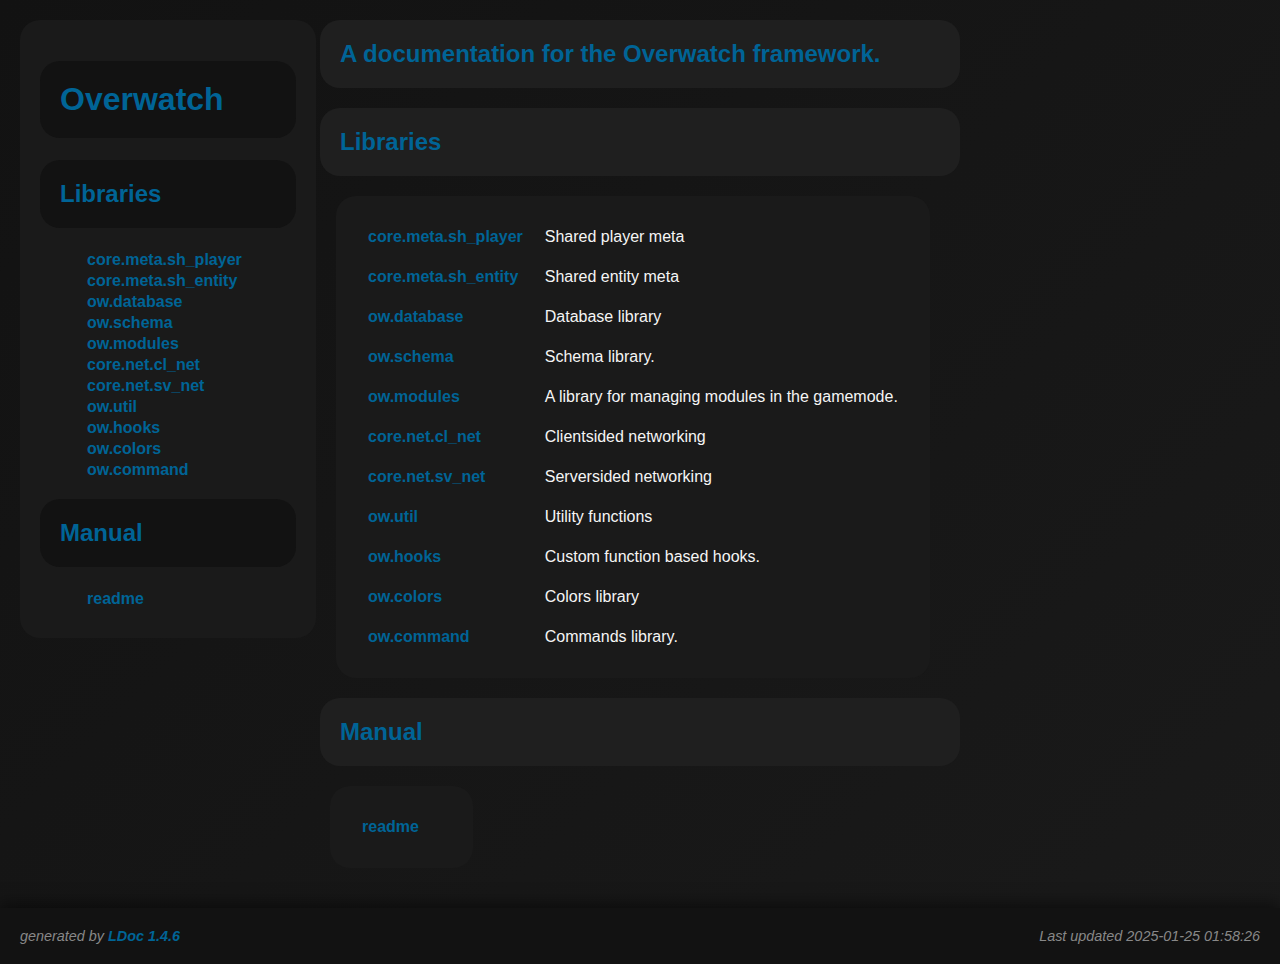
<file: docs/html/index.html>
<!DOCTYPE html PUBLIC "-//W3C//DTD XHTML 1.0 Strict//EN"
   "http://www.w3.org/TR/xhtml1/DTD/xhtml1-strict.dtd">
<html>
<meta http-equiv="Content-Type" content="text/html; charset=UTF-8"/>
<head>
    <title>Overwatch documentation</title>
    <link rel="stylesheet" href="ldoc.css" type="text/css" />
</head>
<body>

<div id="container">

<div id="product">
	<div id="product_logo"></div>
	<div id="product_name"><big><b></b></big></div>
	<div id="product_description"></div>
</div> <!-- id="product" -->


<div id="main">


<!-- Menu -->

<div id="navigation">
<br/>
<h1>Overwatch</h1>




<h2>Libraries</h2>
<ul class="nowrap">
  <li><a href="libraries/core.meta.sh_player/">core.meta.sh_player</a></li>
  <li><a href="libraries/core.meta.sh_entity/">core.meta.sh_entity</a></li>
  <li><a href="libraries/ow.database/">ow.database</a></li>
  <li><a href="libraries/ow.schema/">ow.schema</a></li>
  <li><a href="libraries/ow.modules/">ow.modules</a></li>
  <li><a href="libraries/core.net.cl_net/">core.net.cl_net</a></li>
  <li><a href="libraries/core.net.sv_net/">core.net.sv_net</a></li>
  <li><a href="libraries/ow.util/">ow.util</a></li>
  <li><a href="libraries/ow.hooks/">ow.hooks</a></li>
  <li><a href="libraries/ow.colors/">ow.colors</a></li>
  <li><a href="libraries/ow.command/">ow.command</a></li>
</ul>
<h2>Manual</h2>
<ul class="nowrap">
  <li><a href="manual/readme/">readme</a></li>
</ul>

</div>

<div id="content">


  <h2>A documentation for the Overwatch framework.</h2>

<h2>Libraries</h2>
<table class="module_list">
	<tr>
		<td class="name"  nowrap><a href="libraries/core.meta.sh_player.html">core.meta.sh_player</a></td>
		<td class="summary">Shared player meta</td>
	</tr>
	<tr>
		<td class="name"  nowrap><a href="libraries/core.meta.sh_entity.html">core.meta.sh_entity</a></td>
		<td class="summary">Shared entity meta</td>
	</tr>
	<tr>
		<td class="name"  nowrap><a href="libraries/ow.database.html">ow.database</a></td>
		<td class="summary">Database library</td>
	</tr>
	<tr>
		<td class="name"  nowrap><a href="libraries/ow.schema.html">ow.schema</a></td>
		<td class="summary">Schema library.</td>
	</tr>
	<tr>
		<td class="name"  nowrap><a href="libraries/ow.modules.html">ow.modules</a></td>
		<td class="summary">A library for managing modules in the gamemode.</td>
	</tr>
	<tr>
		<td class="name"  nowrap><a href="libraries/core.net.cl_net.html">core.net.cl_net</a></td>
		<td class="summary">Clientsided networking</td>
	</tr>
	<tr>
		<td class="name"  nowrap><a href="libraries/core.net.sv_net.html">core.net.sv_net</a></td>
		<td class="summary">Serversided networking</td>
	</tr>
	<tr>
		<td class="name"  nowrap><a href="libraries/ow.util.html">ow.util</a></td>
		<td class="summary">Utility functions</td>
	</tr>
	<tr>
		<td class="name"  nowrap><a href="libraries/ow.hooks.html">ow.hooks</a></td>
		<td class="summary">Custom function based hooks.</td>
	</tr>
	<tr>
		<td class="name"  nowrap><a href="libraries/ow.colors.html">ow.colors</a></td>
		<td class="summary">Colors library</td>
	</tr>
	<tr>
		<td class="name"  nowrap><a href="libraries/ow.command.html">ow.command</a></td>
		<td class="summary">Commands library.</td>
	</tr>
</table>
<h2>Manual</h2>
<table class="module_list">
	<tr>
		<td class="name"  nowrap><a href="manual/readme.html">readme</a></td>
		<td class="summary"></td>
	</tr>
</table>

</div> <!-- id="content" -->
</div> <!-- id="main" -->
<div id="about">
<i>generated by <a href="http://github.com/stevedonovan/LDoc">LDoc 1.4.6</a></i>
<i style="float:right;">Last updated 2025-01-25 01:58:26 </i>
</div> <!-- id="about" -->
</div> <!-- id="container" -->
</body>
</html>
</file>
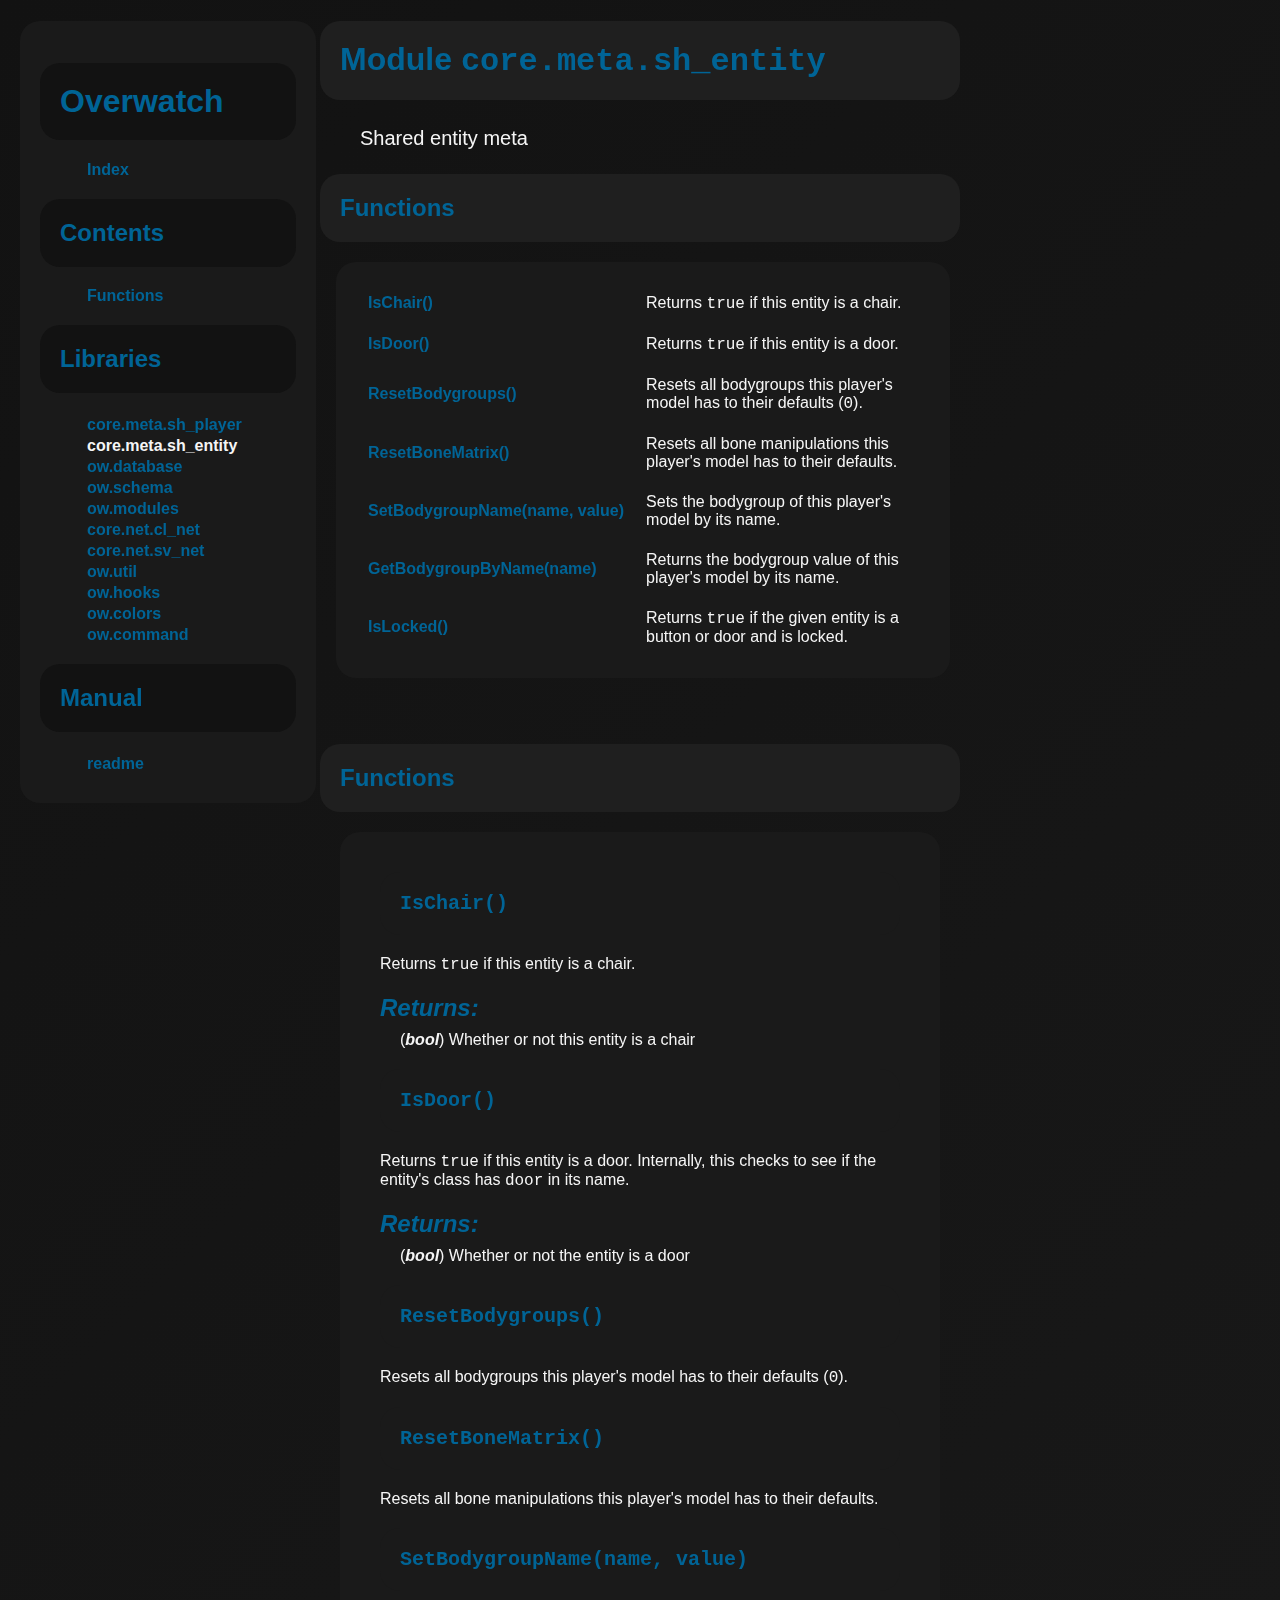
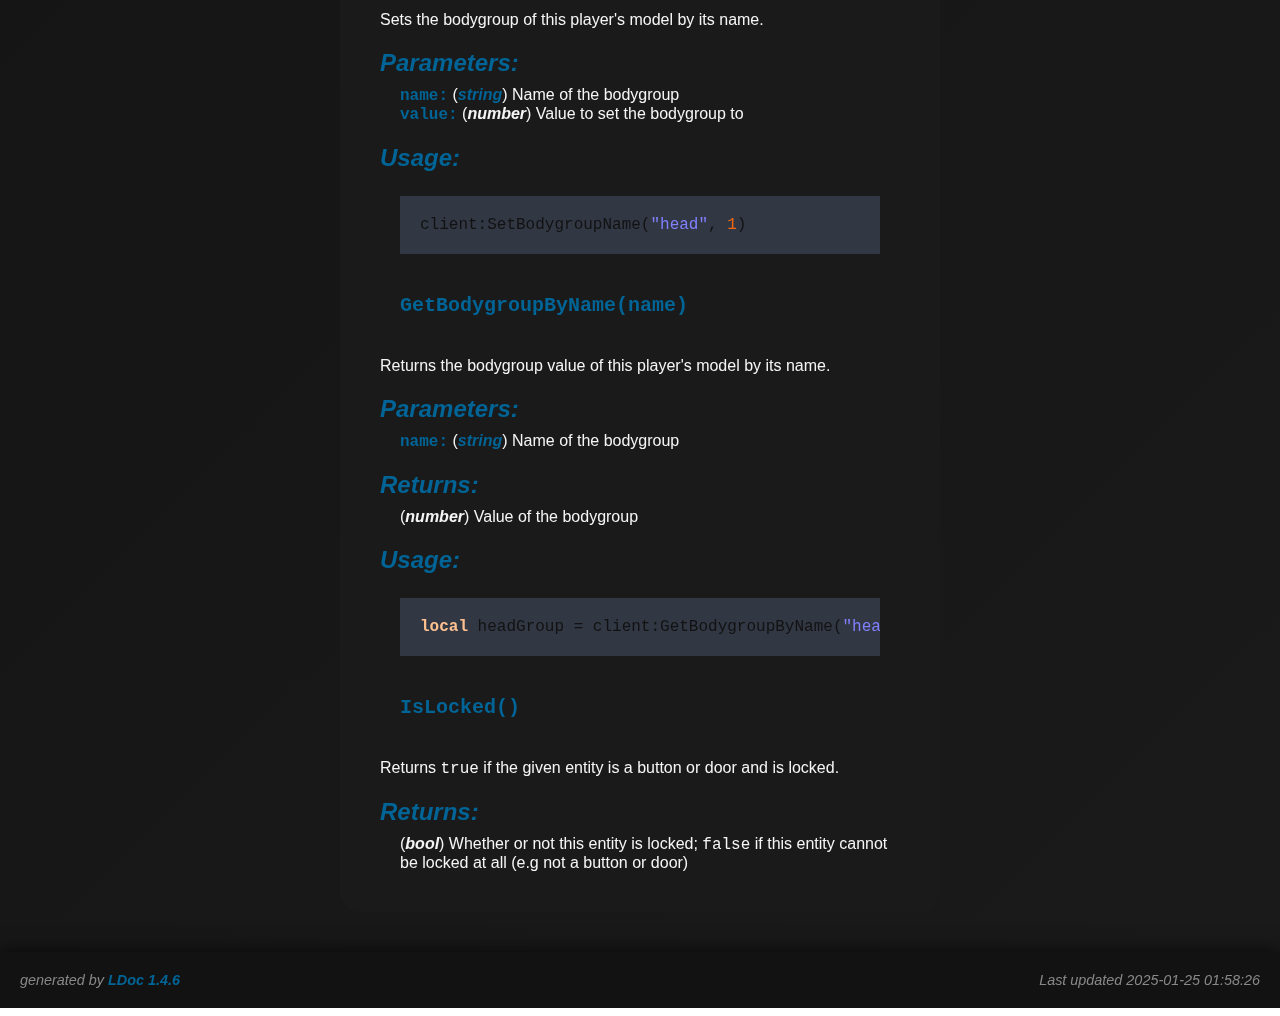
<file: docs/html/libraries/core.meta.sh_entity/index.html>
<!DOCTYPE html PUBLIC "-//W3C//DTD XHTML 1.0 Strict//EN"
   "http://www.w3.org/TR/xhtml1/DTD/xhtml1-strict.dtd">
<html>
<meta http-equiv="Content-Type" content="text/html; charset=UTF-8"/>
<head>
    <title>Overwatch documentation</title>
    <link rel="stylesheet" href="../../ldoc.css" type="text/css" />
</head>
<body>

<div id="container">

<div id="product">
	<div id="product_logo"></div>
	<div id="product_name"><big><b></b></big></div>
	<div id="product_description"></div>
</div> <!-- id="product" -->


<div id="main">


<!-- Menu -->

<div id="navigation">
<br/>
<h1>Overwatch</h1>

<ul>
  <li><a href="../index.html">Index</a></li>
</ul>

<h2>Contents</h2>
<ul>
<li><a href="#Functions">Functions</a></li>
</ul>


<h2>Libraries</h2>
<ul class="nowrap">
  <li><a href="../../libraries/core.meta.sh_player/">core.meta.sh_player</a></li>
  <li><strong>core.meta.sh_entity</strong></li>
  <li><a href="../../libraries/ow.database/">ow.database</a></li>
  <li><a href="../../libraries/ow.schema/">ow.schema</a></li>
  <li><a href="../../libraries/ow.modules/">ow.modules</a></li>
  <li><a href="../../libraries/core.net.cl_net/">core.net.cl_net</a></li>
  <li><a href="../../libraries/core.net.sv_net/">core.net.sv_net</a></li>
  <li><a href="../../libraries/ow.util/">ow.util</a></li>
  <li><a href="../../libraries/ow.hooks/">ow.hooks</a></li>
  <li><a href="../../libraries/ow.colors/">ow.colors</a></li>
  <li><a href="../../libraries/ow.command/">ow.command</a></li>
</ul>
<h2>Manual</h2>
<ul class="nowrap">
  <li><a href="../../manual/readme/">readme</a></li>
</ul>

</div>

<div id="content">

<h1>Module <code>core.meta.sh_entity</code></h1>
<p>Shared entity meta</p>
<p>

</p>


<h2><a href="#Functions">Functions</a></h2>
<table class="function_list">
	<tr>
	<td class="name" nowrap><a href="#IsChair">IsChair()</a></td>
	<td class="summary">Returns <code>true</code> if this entity is a chair.</td>
	</tr>
	<tr>
	<td class="name" nowrap><a href="#IsDoor">IsDoor()</a></td>
	<td class="summary">Returns <code>true</code> if this entity is a door.</td>
	</tr>
	<tr>
	<td class="name" nowrap><a href="#ResetBodygroups">ResetBodygroups()</a></td>
	<td class="summary">Resets all bodygroups this player's model has to their defaults (<code>0</code>).</td>
	</tr>
	<tr>
	<td class="name" nowrap><a href="#ResetBoneMatrix">ResetBoneMatrix()</a></td>
	<td class="summary">Resets all bone manipulations this player's model has to their defaults.</td>
	</tr>
	<tr>
	<td class="name" nowrap><a href="#SetBodygroupName">SetBodygroupName(name, value)</a></td>
	<td class="summary">Sets the bodygroup of this player's model by its name.</td>
	</tr>
	<tr>
	<td class="name" nowrap><a href="#GetBodygroupByName">GetBodygroupByName(name)</a></td>
	<td class="summary">Returns the bodygroup value of this player's model by its name.</td>
	</tr>
	<tr>
	<td class="name" nowrap><a href="#IsLocked">IsLocked()</a></td>
	<td class="summary">Returns <code>true</code> if the given entity is a button or door and is locked.</td>
	</tr>
</table>

<br/>
<br/>


    <h2 class="section-header "><a name="Functions"></a>Functions</h2>

    <dl class="function">
    <dt>
    <a name = "IsChair"></a>
    <strong>IsChair()</strong>
    </dt>
    <dd>
    Returns <code>true</code> if this entity is a chair.

    </ul>
    </ul>


    <h3>Returns:</h3>
    <ol>

           <span class="types"><span class="type">bool</span></span>
        Whether or not this entity is a chair
    </ol>




</dd>
    <dt>
    <a name = "IsDoor"></a>
    <strong>IsDoor()</strong>
    </dt>
    <dd>
    Returns <code>true</code> if this entity is a door.  Internally, this checks to see if the entity's class has <code>door</code> in its name.

    </ul>
    </ul>


    <h3>Returns:</h3>
    <ol>

           <span class="types"><span class="type">bool</span></span>
        Whether or not the entity is a door
    </ol>




</dd>
    <dt>
    <a name = "ResetBodygroups"></a>
    <strong>ResetBodygroups()</strong>
    </dt>
    <dd>
    Resets all bodygroups this player's model has to their defaults (<code>0</code>).

    </ul>
    </ul>






</dd>
    <dt>
    <a name = "ResetBoneMatrix"></a>
    <strong>ResetBoneMatrix()</strong>
    </dt>
    <dd>
    Resets all bone manipulations this player's model has to their defaults.

    </ul>
    </ul>






</dd>
    <dt>
    <a name = "SetBodygroupName"></a>
    <strong>SetBodygroupName(name, value)</strong>
    </dt>
    <dd>
    Sets the bodygroup of this player's model by its name.

    </ul>
    </ul>

    <h3>Parameters:</h3>
    <ul>
        <li><span class="parameter">name</span>
            <span class="types"><a class="type" href="https://www.lua.org/manual/5.1/manual.html#5.4">string</a></span>
         Name of the bodygroup
        </li>
        <li><span class="parameter">value</span>
            <span class="types"><span class="type">number</span></span>
         Value to set the bodygroup to
        </li>
    </ul>




    <h3>Usage:</h3>
    <ul>
        <pre class="example">client:SetBodygroupName(<span class="string">"head"</span>, <span class="number">1</span>)</pre>
    </ul>

</dd>
    <dt>
    <a name = "GetBodygroupByName"></a>
    <strong>GetBodygroupByName(name)</strong>
    </dt>
    <dd>
    Returns the bodygroup value of this player's model by its name.

    </ul>
    </ul>

    <h3>Parameters:</h3>
    <ul>
        <li><span class="parameter">name</span>
            <span class="types"><a class="type" href="https://www.lua.org/manual/5.1/manual.html#5.4">string</a></span>
         Name of the bodygroup
        </li>
    </ul>

    <h3>Returns:</h3>
    <ol>

           <span class="types"><span class="type">number</span></span>
        Value of the bodygroup
    </ol>



    <h3>Usage:</h3>
    <ul>
        <pre class="example"><span class="keyword">local</span> headGroup = client:GetBodygroupByName(<span class="string">"head"</span>)</pre>
    </ul>

</dd>
    <dt>
    <a name = "IsLocked"></a>
    <strong>IsLocked()</strong>
    </dt>
    <dd>
    Returns <code>true</code> if the given entity is a button or door and is locked.

    </ul>
    </ul>


    <h3>Returns:</h3>
    <ol>

           <span class="types"><span class="type">bool</span></span>
        Whether or not this entity is locked; <code>false</code> if this entity cannot be locked at all
 (e.g not a button or door)
    </ol>




</dd>
</dl>


</div> <!-- id="content" -->
</div> <!-- id="main" -->
<div id="about">
<i>generated by <a href="http://github.com/stevedonovan/LDoc">LDoc 1.4.6</a></i>
<i style="float:right;">Last updated 2025-01-25 01:58:26 </i>
</div> <!-- id="about" -->
</div> <!-- id="container" -->
</body>
</html>
</file>
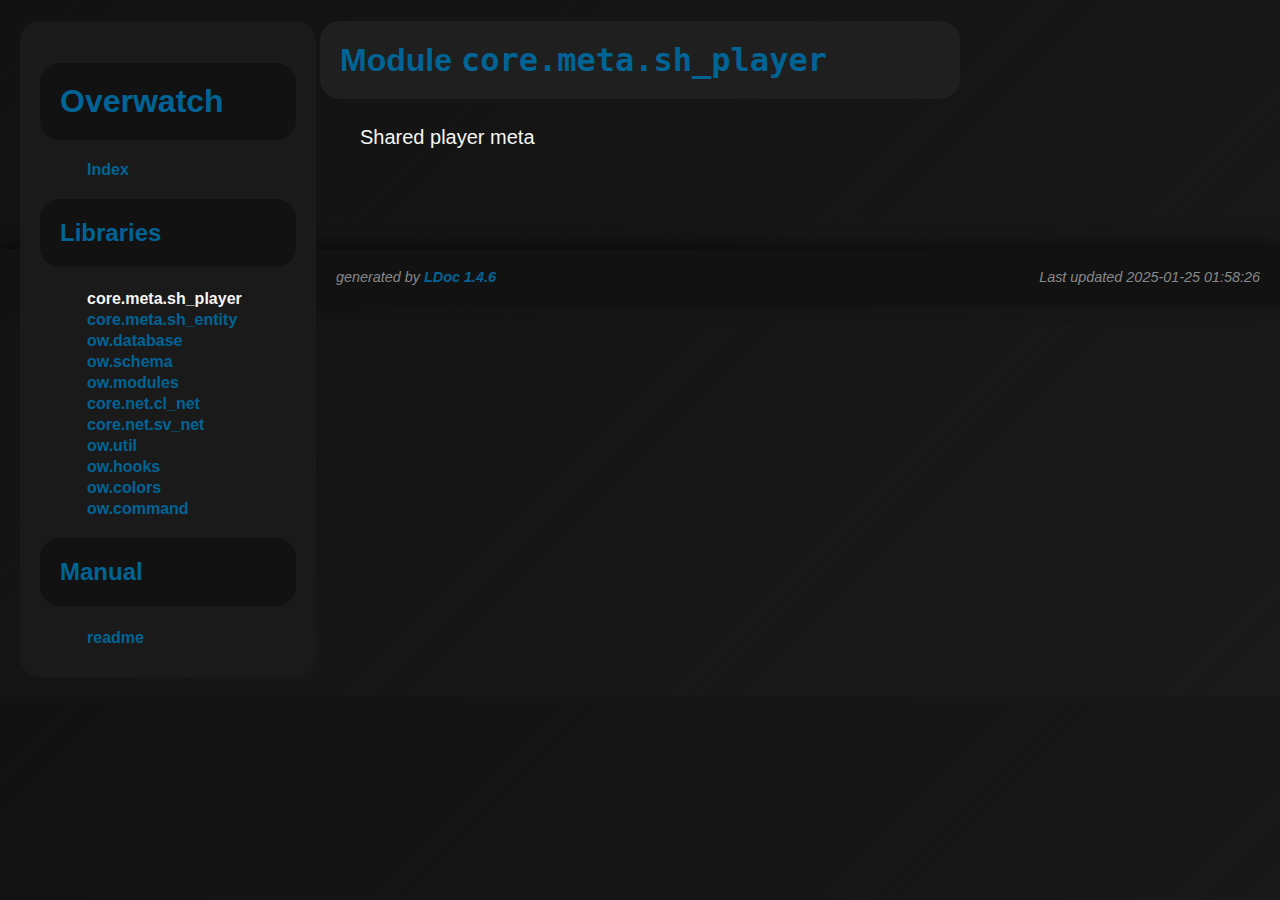
<file: docs/html/libraries/core.meta.sh_player/index.html>
<!DOCTYPE html PUBLIC "-//W3C//DTD XHTML 1.0 Strict//EN"
   "http://www.w3.org/TR/xhtml1/DTD/xhtml1-strict.dtd">
<html>
<meta http-equiv="Content-Type" content="text/html; charset=UTF-8"/>
<head>
    <title>Overwatch documentation</title>
    <link rel="stylesheet" href="../../ldoc.css" type="text/css" />
</head>
<body>

<div id="container">

<div id="product">
	<div id="product_logo"></div>
	<div id="product_name"><big><b></b></big></div>
	<div id="product_description"></div>
</div> <!-- id="product" -->


<div id="main">


<!-- Menu -->

<div id="navigation">
<br/>
<h1>Overwatch</h1>

<ul>
  <li><a href="../index.html">Index</a></li>
</ul>



<h2>Libraries</h2>
<ul class="nowrap">
  <li><strong>core.meta.sh_player</strong></li>
  <li><a href="../../libraries/core.meta.sh_entity/">core.meta.sh_entity</a></li>
  <li><a href="../../libraries/ow.database/">ow.database</a></li>
  <li><a href="../../libraries/ow.schema/">ow.schema</a></li>
  <li><a href="../../libraries/ow.modules/">ow.modules</a></li>
  <li><a href="../../libraries/core.net.cl_net/">core.net.cl_net</a></li>
  <li><a href="../../libraries/core.net.sv_net/">core.net.sv_net</a></li>
  <li><a href="../../libraries/ow.util/">ow.util</a></li>
  <li><a href="../../libraries/ow.hooks/">ow.hooks</a></li>
  <li><a href="../../libraries/ow.colors/">ow.colors</a></li>
  <li><a href="../../libraries/ow.command/">ow.command</a></li>
</ul>
<h2>Manual</h2>
<ul class="nowrap">
  <li><a href="../../manual/readme/">readme</a></li>
</ul>

</div>

<div id="content">

<h1>Module <code>core.meta.sh_player</code></h1>
<p>Shared player meta</p>
<p>

</p>



<br/>
<br/>




</div> <!-- id="content" -->
</div> <!-- id="main" -->
<div id="about">
<i>generated by <a href="http://github.com/stevedonovan/LDoc">LDoc 1.4.6</a></i>
<i style="float:right;">Last updated 2025-01-25 01:58:26 </i>
</div> <!-- id="about" -->
</div> <!-- id="container" -->
</body>
</html>
</file>
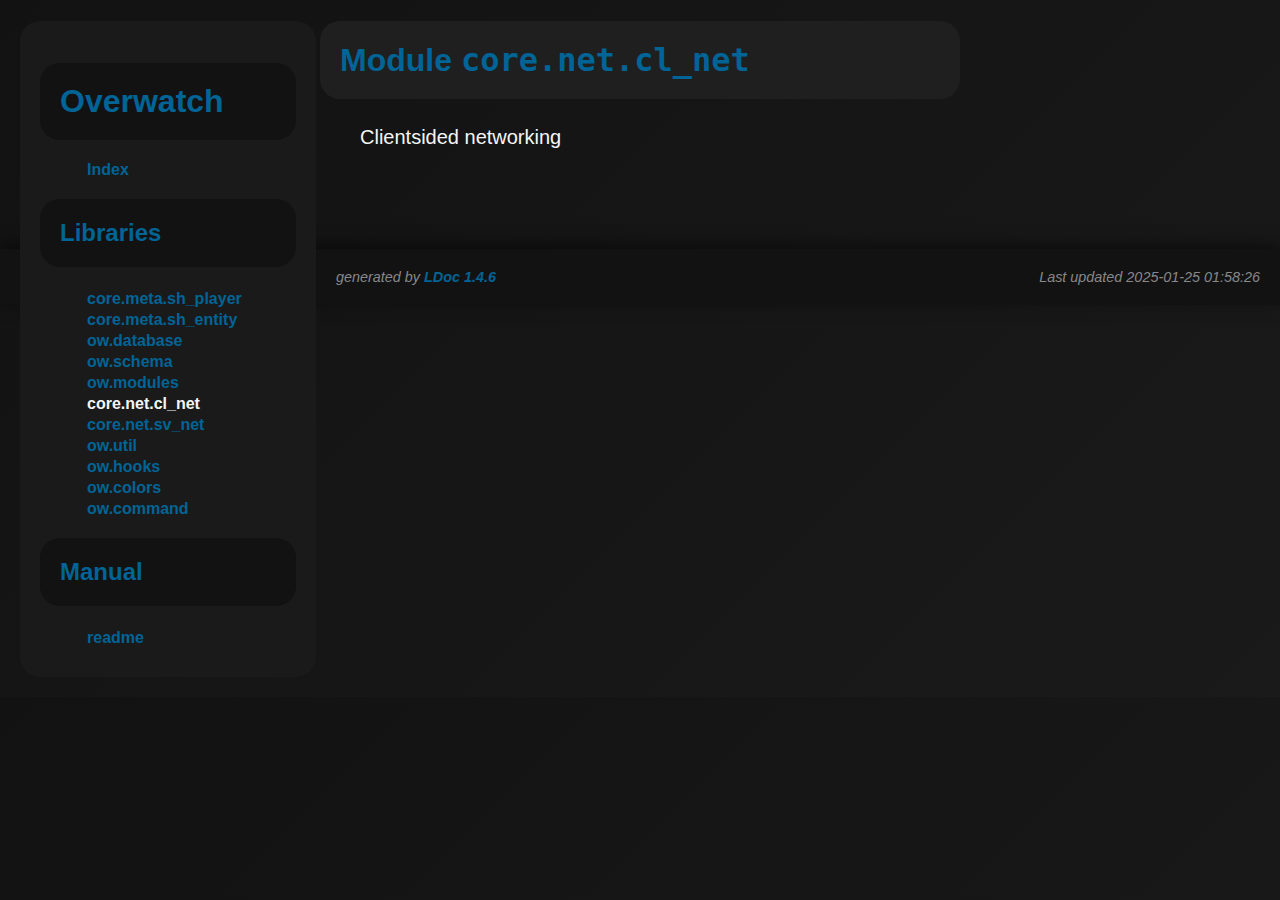
<file: docs/html/libraries/core.net.cl_net/index.html>
<!DOCTYPE html PUBLIC "-//W3C//DTD XHTML 1.0 Strict//EN"
   "http://www.w3.org/TR/xhtml1/DTD/xhtml1-strict.dtd">
<html>
<meta http-equiv="Content-Type" content="text/html; charset=UTF-8"/>
<head>
    <title>Overwatch documentation</title>
    <link rel="stylesheet" href="../../ldoc.css" type="text/css" />
</head>
<body>

<div id="container">

<div id="product">
	<div id="product_logo"></div>
	<div id="product_name"><big><b></b></big></div>
	<div id="product_description"></div>
</div> <!-- id="product" -->


<div id="main">


<!-- Menu -->

<div id="navigation">
<br/>
<h1>Overwatch</h1>

<ul>
  <li><a href="../index.html">Index</a></li>
</ul>



<h2>Libraries</h2>
<ul class="nowrap">
  <li><a href="../../libraries/core.meta.sh_player/">core.meta.sh_player</a></li>
  <li><a href="../../libraries/core.meta.sh_entity/">core.meta.sh_entity</a></li>
  <li><a href="../../libraries/ow.database/">ow.database</a></li>
  <li><a href="../../libraries/ow.schema/">ow.schema</a></li>
  <li><a href="../../libraries/ow.modules/">ow.modules</a></li>
  <li><strong>core.net.cl_net</strong></li>
  <li><a href="../../libraries/core.net.sv_net/">core.net.sv_net</a></li>
  <li><a href="../../libraries/ow.util/">ow.util</a></li>
  <li><a href="../../libraries/ow.hooks/">ow.hooks</a></li>
  <li><a href="../../libraries/ow.colors/">ow.colors</a></li>
  <li><a href="../../libraries/ow.command/">ow.command</a></li>
</ul>
<h2>Manual</h2>
<ul class="nowrap">
  <li><a href="../../manual/readme/">readme</a></li>
</ul>

</div>

<div id="content">

<h1>Module <code>core.net.cl_net</code></h1>
<p>Clientsided networking</p>
<p>

</p>



<br/>
<br/>




</div> <!-- id="content" -->
</div> <!-- id="main" -->
<div id="about">
<i>generated by <a href="http://github.com/stevedonovan/LDoc">LDoc 1.4.6</a></i>
<i style="float:right;">Last updated 2025-01-25 01:58:26 </i>
</div> <!-- id="about" -->
</div> <!-- id="container" -->
</body>
</html>
</file>
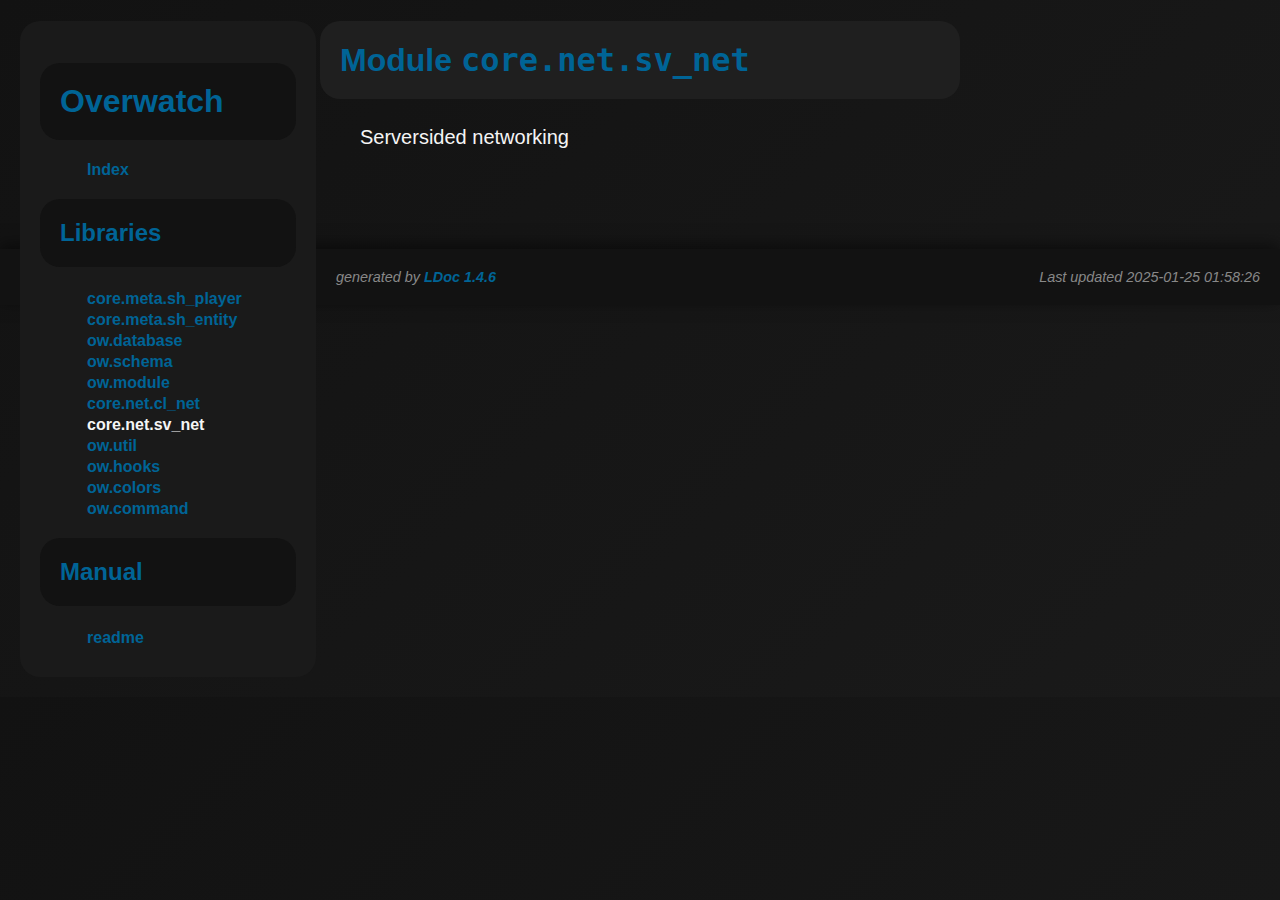
<file: docs/html/libraries/core.net.sv_net/index.html>
<!DOCTYPE html PUBLIC "-//W3C//DTD XHTML 1.0 Strict//EN"
   "http://www.w3.org/TR/xhtml1/DTD/xhtml1-strict.dtd">
<html>
<meta http-equiv="Content-Type" content="text/html; charset=UTF-8"/>
<head>
    <title>Overwatch documentation</title>
    <link rel="stylesheet" href="../../ldoc.css" type="text/css" />
</head>
<body>

<div id="container">

<div id="product">
	<div id="product_logo"></div>
	<div id="product_name"><big><b></b></big></div>
	<div id="product_description"></div>
</div> <!-- id="product" -->


<div id="main">


<!-- Menu -->

<div id="navigation">
<br/>
<h1>Overwatch</h1>

<ul>
  <li><a href="../index.html">Index</a></li>
</ul>



<h2>Libraries</h2>
<ul class="nowrap">
  <li><a href="../../libraries/core.meta.sh_player/">core.meta.sh_player</a></li>
  <li><a href="../../libraries/core.meta.sh_entity/">core.meta.sh_entity</a></li>
  <li><a href="../../libraries/ow.database/">ow.database</a></li>
  <li><a href="../../libraries/ow.schema/">ow.schema</a></li>
  <li><a href="../../libraries/ow.module/">ow.module</a></li>
  <li><a href="../../libraries/core.net.cl_net/">core.net.cl_net</a></li>
  <li><strong>core.net.sv_net</strong></li>
  <li><a href="../../libraries/ow.util/">ow.util</a></li>
  <li><a href="../../libraries/ow.hooks/">ow.hooks</a></li>
  <li><a href="../../libraries/ow.colors/">ow.colors</a></li>
  <li><a href="../../libraries/ow.command/">ow.command</a></li>
</ul>
<h2>Manual</h2>
<ul class="nowrap">
  <li><a href="../../manual/readme/">readme</a></li>
</ul>

</div>

<div id="content">

<h1>Module <code>core.net.sv_net</code></h1>
<p>Serversided networking</p>
<p>

</p>



<br/>
<br/>




</div> <!-- id="content" -->
</div> <!-- id="main" -->
<div id="about">
<i>generated by <a href="http://github.com/stevedonovan/LDoc">LDoc 1.4.6</a></i>
<i style="float:right;">Last updated 2025-01-25 01:58:26 </i>
</div> <!-- id="about" -->
</div> <!-- id="container" -->
</body>
</html>
</file>
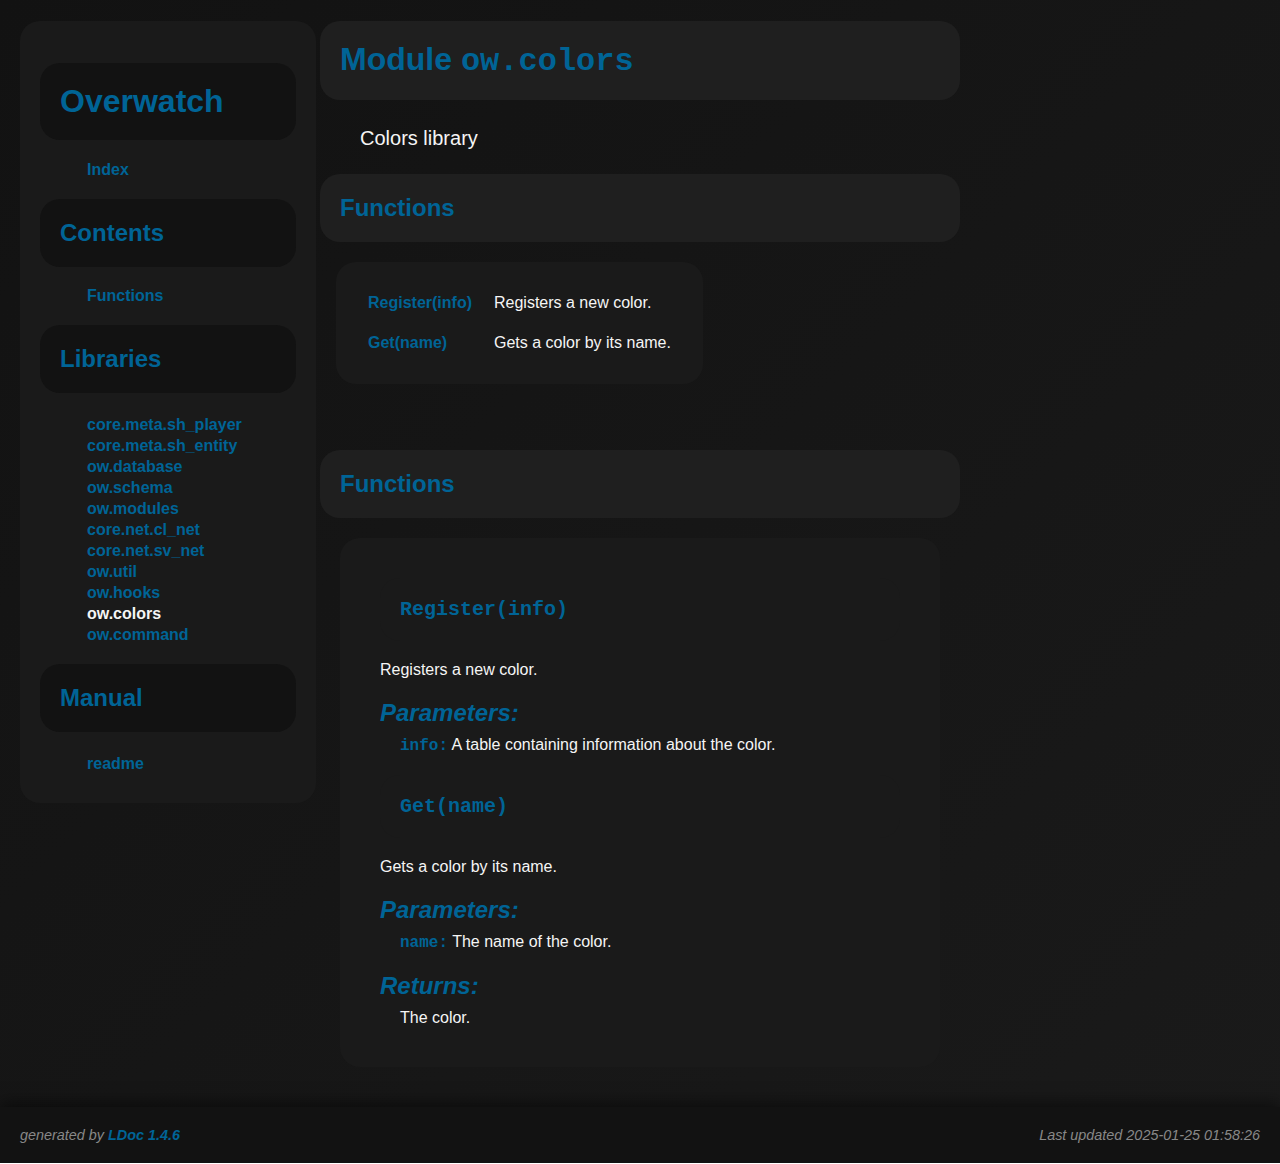
<file: docs/html/libraries/ow.colors/index.html>
<!DOCTYPE html PUBLIC "-//W3C//DTD XHTML 1.0 Strict//EN"
   "http://www.w3.org/TR/xhtml1/DTD/xhtml1-strict.dtd">
<html>
<meta http-equiv="Content-Type" content="text/html; charset=UTF-8"/>
<head>
    <title>Overwatch documentation</title>
    <link rel="stylesheet" href="../../ldoc.css" type="text/css" />
</head>
<body>

<div id="container">

<div id="product">
	<div id="product_logo"></div>
	<div id="product_name"><big><b></b></big></div>
	<div id="product_description"></div>
</div> <!-- id="product" -->


<div id="main">


<!-- Menu -->

<div id="navigation">
<br/>
<h1>Overwatch</h1>

<ul>
  <li><a href="../index.html">Index</a></li>
</ul>

<h2>Contents</h2>
<ul>
<li><a href="#Functions">Functions</a></li>
</ul>


<h2>Libraries</h2>
<ul class="nowrap">
  <li><a href="../../libraries/core.meta.sh_player/">core.meta.sh_player</a></li>
  <li><a href="../../libraries/core.meta.sh_entity/">core.meta.sh_entity</a></li>
  <li><a href="../../libraries/ow.database/">ow.database</a></li>
  <li><a href="../../libraries/ow.schema/">ow.schema</a></li>
  <li><a href="../../libraries/ow.modules/">ow.modules</a></li>
  <li><a href="../../libraries/core.net.cl_net/">core.net.cl_net</a></li>
  <li><a href="../../libraries/core.net.sv_net/">core.net.sv_net</a></li>
  <li><a href="../../libraries/ow.util/">ow.util</a></li>
  <li><a href="../../libraries/ow.hooks/">ow.hooks</a></li>
  <li><strong>ow.colors</strong></li>
  <li><a href="../../libraries/ow.command/">ow.command</a></li>
</ul>
<h2>Manual</h2>
<ul class="nowrap">
  <li><a href="../../manual/readme/">readme</a></li>
</ul>

</div>

<div id="content">

<h1>Module <code>ow.colors</code></h1>
<p>Colors library</p>
<p>

</p>


<h2><a href="#Functions">Functions</a></h2>
<table class="function_list">
	<tr>
	<td class="name" nowrap><a href="#Register">Register(info)</a></td>
	<td class="summary">Registers a new color.</td>
	</tr>
	<tr>
	<td class="name" nowrap><a href="#Get">Get(name)</a></td>
	<td class="summary">Gets a color by its name.</td>
	</tr>
</table>

<br/>
<br/>


    <h2 class="section-header "><a name="Functions"></a>Functions</h2>

    <dl class="function">
    <dt>
    <a name = "Register"></a>
    <strong>Register(info)</strong>
    </dt>
    <dd>
    Registers a new color.

    </ul>
    </ul>

    <h3>Parameters:</h3>
    <ul>
        <li><span class="parameter">info</span>
         A table containing information about the color.
        </li>
    </ul>





</dd>
    <dt>
    <a name = "Get"></a>
    <strong>Get(name)</strong>
    </dt>
    <dd>
    Gets a color by its name.

    </ul>
    </ul>

    <h3>Parameters:</h3>
    <ul>
        <li><span class="parameter">name</span>
         The name of the color.
        </li>
    </ul>

    <h3>Returns:</h3>
    <ol>

        The color.
    </ol>




</dd>
</dl>


</div> <!-- id="content" -->
</div> <!-- id="main" -->
<div id="about">
<i>generated by <a href="http://github.com/stevedonovan/LDoc">LDoc 1.4.6</a></i>
<i style="float:right;">Last updated 2025-01-25 01:58:26 </i>
</div> <!-- id="about" -->
</div> <!-- id="container" -->
</body>
</html>
</file>
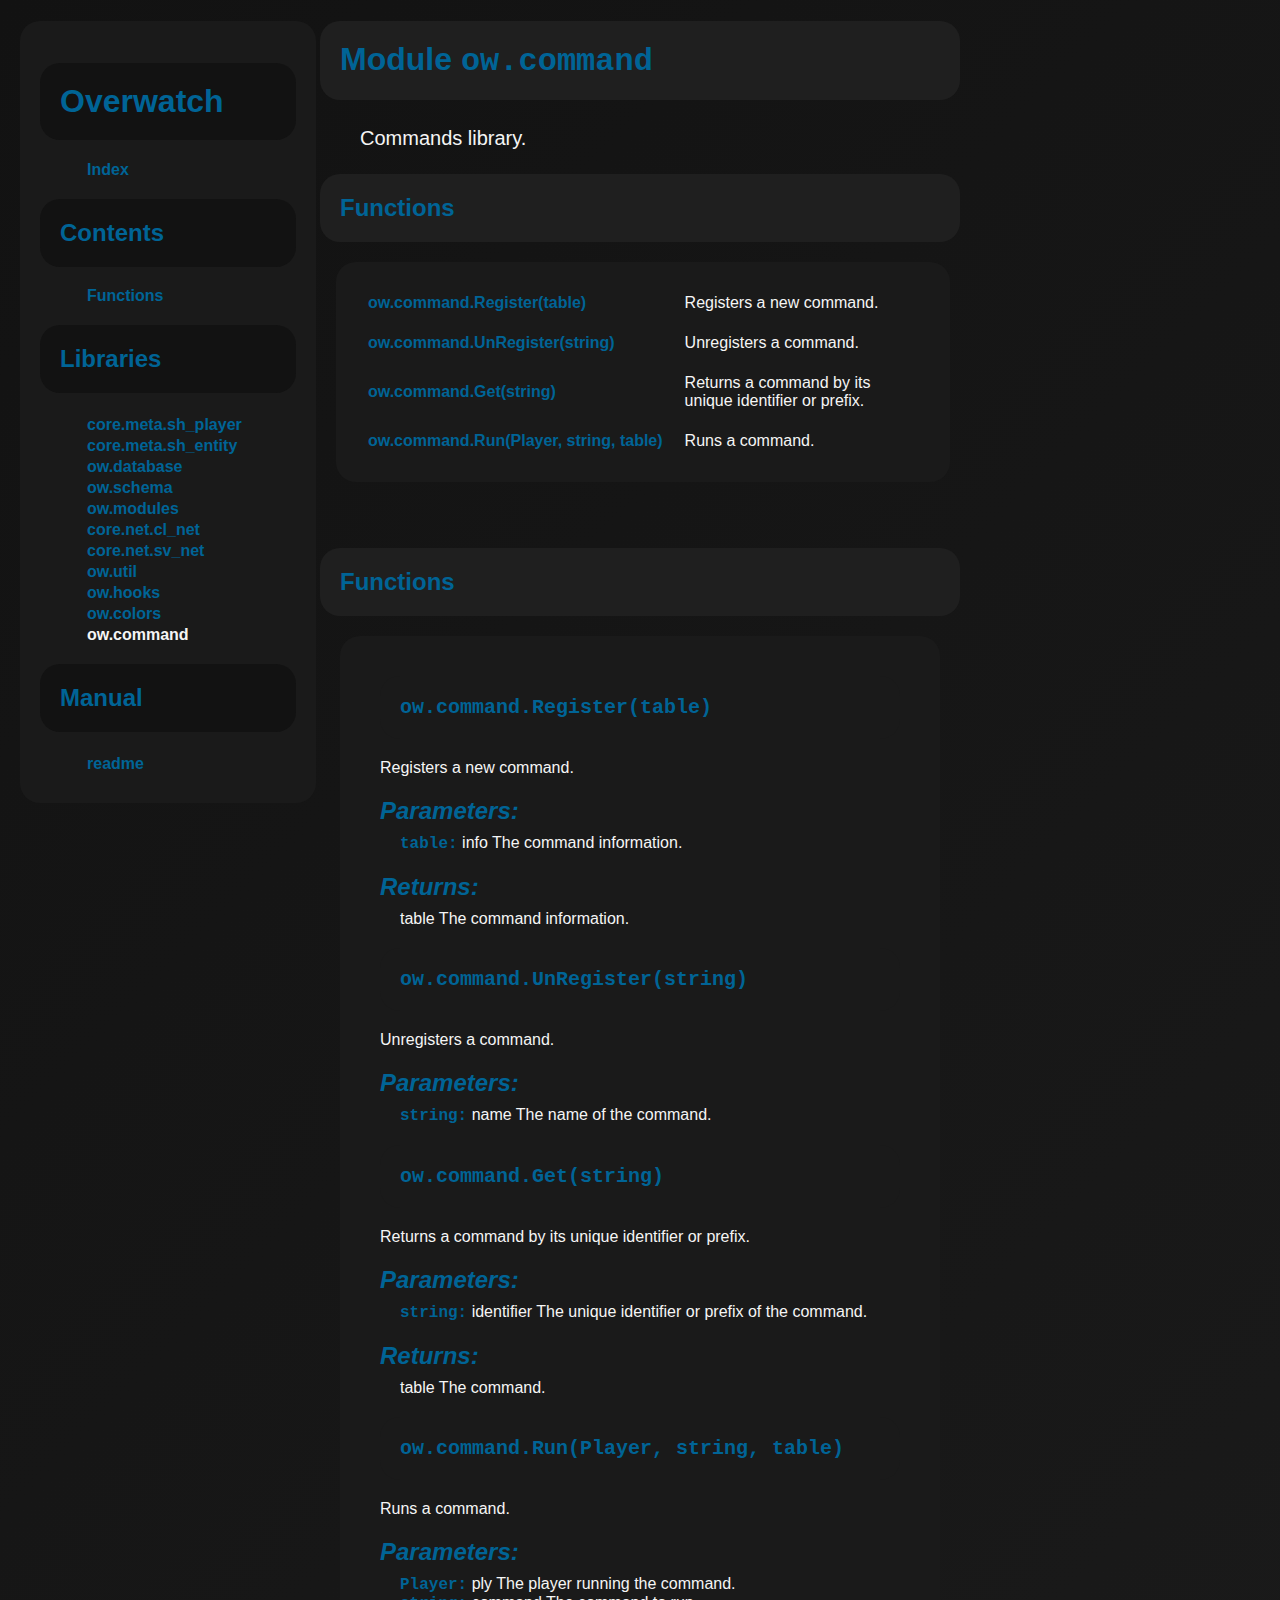
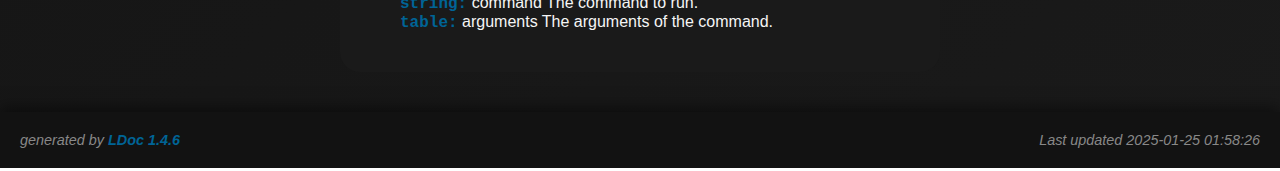
<file: docs/html/libraries/ow.commands/index.html>
<!DOCTYPE html PUBLIC "-//W3C//DTD XHTML 1.0 Strict//EN"
   "http://www.w3.org/TR/xhtml1/DTD/xhtml1-strict.dtd">
<html>
<meta http-equiv="Content-Type" content="text/html; charset=UTF-8"/>
<head>
    <title>Overwatch documentation</title>
    <link rel="stylesheet" href="../../ldoc.css" type="text/css" />
</head>
<body>

<div id="container">

<div id="product">
	<div id="product_logo"></div>
	<div id="product_name"><big><b></b></big></div>
	<div id="product_description"></div>
</div> <!-- id="product" -->


<div id="main">


<!-- Menu -->

<div id="navigation">
<br/>
<h1>Overwatch</h1>

<ul>
  <li><a href="../index.html">Index</a></li>
</ul>

<h2>Contents</h2>
<ul>
<li><a href="#Functions">Functions</a></li>
</ul>


<h2>Libraries</h2>
<ul class="nowrap">
  <li><a href="../../libraries/core.meta.sh_player/">core.meta.sh_player</a></li>
  <li><a href="../../libraries/core.meta.sh_entity/">core.meta.sh_entity</a></li>
  <li><a href="../../libraries/ow.database/">ow.database</a></li>
  <li><a href="../../libraries/ow.schema/">ow.schema</a></li>
  <li><a href="../../libraries/ow.modules/">ow.modules</a></li>
  <li><a href="../../libraries/core.net.cl_net/">core.net.cl_net</a></li>
  <li><a href="../../libraries/core.net.sv_net/">core.net.sv_net</a></li>
  <li><a href="../../libraries/ow.util/">ow.util</a></li>
  <li><a href="../../libraries/ow.hooks/">ow.hooks</a></li>
  <li><a href="../../libraries/ow.colors/">ow.colors</a></li>
  <li><strong>ow.command</strong></li>
</ul>
<h2>Manual</h2>
<ul class="nowrap">
  <li><a href="../../manual/readme/">readme</a></li>
</ul>

</div>

<div id="content">

<h1>Module <code>ow.command</code></h1>
<p>Commands library.</p>
<p>

</p>


<h2><a href="#Functions">Functions</a></h2>
<table class="function_list">
	<tr>
	<td class="name" nowrap><a href="#ow.command.Register">ow.command.Register(table)</a></td>
	<td class="summary">Registers a new command.</td>
	</tr>
	<tr>
	<td class="name" nowrap><a href="#ow.command.UnRegister">ow.command.UnRegister(string)</a></td>
	<td class="summary">Unregisters a command.</td>
	</tr>
	<tr>
	<td class="name" nowrap><a href="#ow.command.Get">ow.command.Get(string)</a></td>
	<td class="summary">Returns a command by its unique identifier or prefix.</td>
	</tr>
	<tr>
	<td class="name" nowrap><a href="#ow.command.Run">ow.command.Run(Player, string, table)</a></td>
	<td class="summary">Runs a command.</td>
	</tr>
</table>

<br/>
<br/>


    <h2 class="section-header "><a name="Functions"></a>Functions</h2>

    <dl class="function">
    <dt>
    <a name = "ow.command.Register"></a>
    <strong>ow.command.Register(table)</strong>
    </dt>
    <dd>
    Registers a new command.

    </ul>
    </ul>

    <h3>Parameters:</h3>
    <ul>
        <li><span class="parameter">table</span>
         info The command information.
        </li>
    </ul>

    <h3>Returns:</h3>
    <ol>

        table The command information.
    </ol>




</dd>
    <dt>
    <a name = "ow.command.UnRegister"></a>
    <strong>ow.command.UnRegister(string)</strong>
    </dt>
    <dd>
    Unregisters a command.

    </ul>
    </ul>

    <h3>Parameters:</h3>
    <ul>
        <li><span class="parameter">string</span>
         name The name of the command.
        </li>
    </ul>





</dd>
    <dt>
    <a name = "ow.command.Get"></a>
    <strong>ow.command.Get(string)</strong>
    </dt>
    <dd>
    Returns a command by its unique identifier or prefix.

    </ul>
    </ul>

    <h3>Parameters:</h3>
    <ul>
        <li><span class="parameter">string</span>
         identifier The unique identifier or prefix of the command.
        </li>
    </ul>

    <h3>Returns:</h3>
    <ol>

        table The command.
    </ol>




</dd>
    <dt>
    <a name = "ow.command.Run"></a>
    <strong>ow.command.Run(Player, string, table)</strong>
    </dt>
    <dd>
    Runs a command.

    </ul>
    </ul>

    <h3>Parameters:</h3>
    <ul>
        <li><span class="parameter">Player</span>
         ply The player running the command.
        </li>
        <li><span class="parameter">string</span>
         command The command to run.
        </li>
        <li><span class="parameter">table</span>
         arguments The arguments of the command.
        </li>
    </ul>





</dd>
</dl>


</div> <!-- id="content" -->
</div> <!-- id="main" -->
<div id="about">
<i>generated by <a href="http://github.com/stevedonovan/LDoc">LDoc 1.4.6</a></i>
<i style="float:right;">Last updated 2025-01-25 01:58:26 </i>
</div> <!-- id="about" -->
</div> <!-- id="container" -->
</body>
</html>
</file>
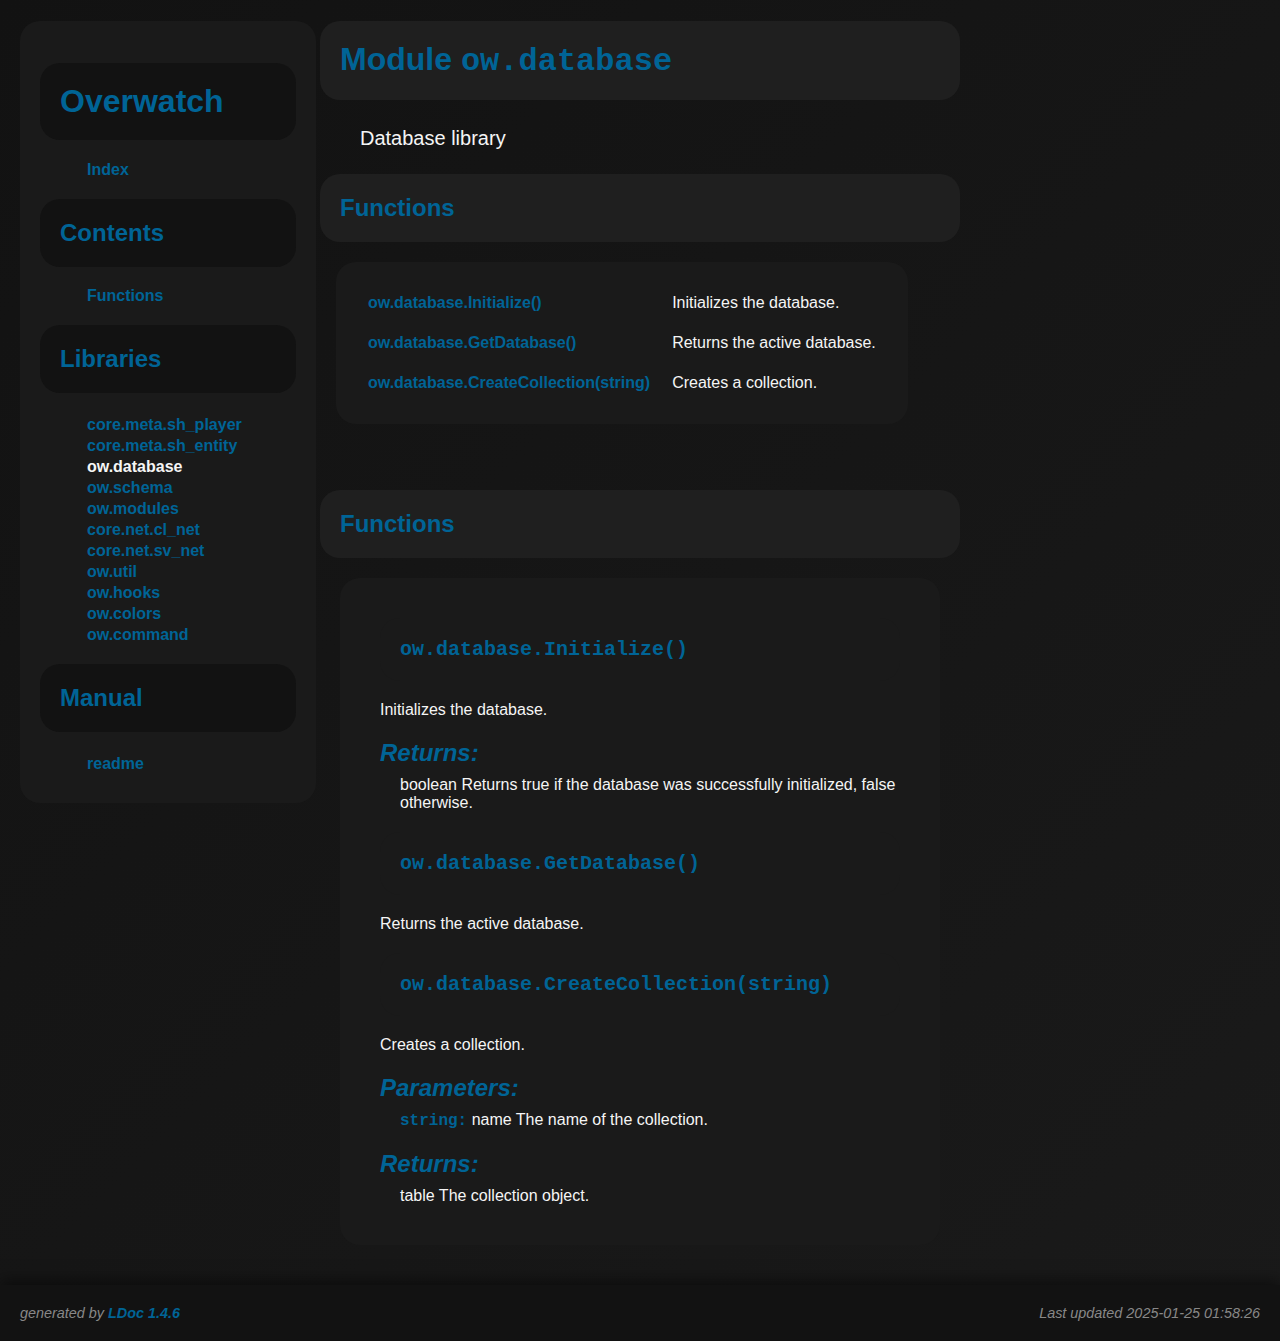
<file: docs/html/libraries/ow.database/index.html>
<!DOCTYPE html PUBLIC "-//W3C//DTD XHTML 1.0 Strict//EN"
   "http://www.w3.org/TR/xhtml1/DTD/xhtml1-strict.dtd">
<html>
<meta http-equiv="Content-Type" content="text/html; charset=UTF-8"/>
<head>
    <title>Overwatch documentation</title>
    <link rel="stylesheet" href="../../ldoc.css" type="text/css" />
</head>
<body>

<div id="container">

<div id="product">
	<div id="product_logo"></div>
	<div id="product_name"><big><b></b></big></div>
	<div id="product_description"></div>
</div> <!-- id="product" -->


<div id="main">


<!-- Menu -->

<div id="navigation">
<br/>
<h1>Overwatch</h1>

<ul>
  <li><a href="../index.html">Index</a></li>
</ul>

<h2>Contents</h2>
<ul>
<li><a href="#Functions">Functions</a></li>
</ul>


<h2>Libraries</h2>
<ul class="nowrap">
  <li><a href="../../libraries/core.meta.sh_player/">core.meta.sh_player</a></li>
  <li><a href="../../libraries/core.meta.sh_entity/">core.meta.sh_entity</a></li>
  <li><strong>ow.database</strong></li>
  <li><a href="../../libraries/ow.schema/">ow.schema</a></li>
  <li><a href="../../libraries/ow.modules/">ow.modules</a></li>
  <li><a href="../../libraries/core.net.cl_net/">core.net.cl_net</a></li>
  <li><a href="../../libraries/core.net.sv_net/">core.net.sv_net</a></li>
  <li><a href="../../libraries/ow.util/">ow.util</a></li>
  <li><a href="../../libraries/ow.hooks/">ow.hooks</a></li>
  <li><a href="../../libraries/ow.colors/">ow.colors</a></li>
  <li><a href="../../libraries/ow.command/">ow.command</a></li>
</ul>
<h2>Manual</h2>
<ul class="nowrap">
  <li><a href="../../manual/readme/">readme</a></li>
</ul>

</div>

<div id="content">

<h1>Module <code>ow.database</code></h1>
<p>Database library</p>
<p>

</p>


<h2><a href="#Functions">Functions</a></h2>
<table class="function_list">
	<tr>
	<td class="name" nowrap><a href="#ow.database.Initialize">ow.database.Initialize()</a></td>
	<td class="summary">Initializes the database.</td>
	</tr>
	<tr>
	<td class="name" nowrap><a href="#ow.database.GetDatabase">ow.database.GetDatabase()</a></td>
	<td class="summary">Returns the active database.</td>
	</tr>
	<tr>
	<td class="name" nowrap><a href="#ow.database.CreateCollection">ow.database.CreateCollection(string)</a></td>
	<td class="summary">Creates a collection.</td>
	</tr>
</table>

<br/>
<br/>


    <h2 class="section-header "><a name="Functions"></a>Functions</h2>

    <dl class="function">
    <dt>
    <a name = "ow.database.Initialize"></a>
    <strong>ow.database.Initialize()</strong>
    </dt>
    <dd>
    Initializes the database.

    </ul>
    </ul>


    <h3>Returns:</h3>
    <ol>

        boolean Returns true if the database was successfully initialized, false otherwise.
    </ol>




</dd>
    <dt>
    <a name = "ow.database.GetDatabase"></a>
    <strong>ow.database.GetDatabase()</strong>
    </dt>
    <dd>
    Returns the active database.

    </ul>
    </ul>






</dd>
    <dt>
    <a name = "ow.database.CreateCollection"></a>
    <strong>ow.database.CreateCollection(string)</strong>
    </dt>
    <dd>
    Creates a collection.

    </ul>
    </ul>

    <h3>Parameters:</h3>
    <ul>
        <li><span class="parameter">string</span>
         name The name of the collection.
        </li>
    </ul>

    <h3>Returns:</h3>
    <ol>

        table The collection object.
    </ol>




</dd>
</dl>


</div> <!-- id="content" -->
</div> <!-- id="main" -->
<div id="about">
<i>generated by <a href="http://github.com/stevedonovan/LDoc">LDoc 1.4.6</a></i>
<i style="float:right;">Last updated 2025-01-25 01:58:26 </i>
</div> <!-- id="about" -->
</div> <!-- id="container" -->
</body>
</html>
</file>
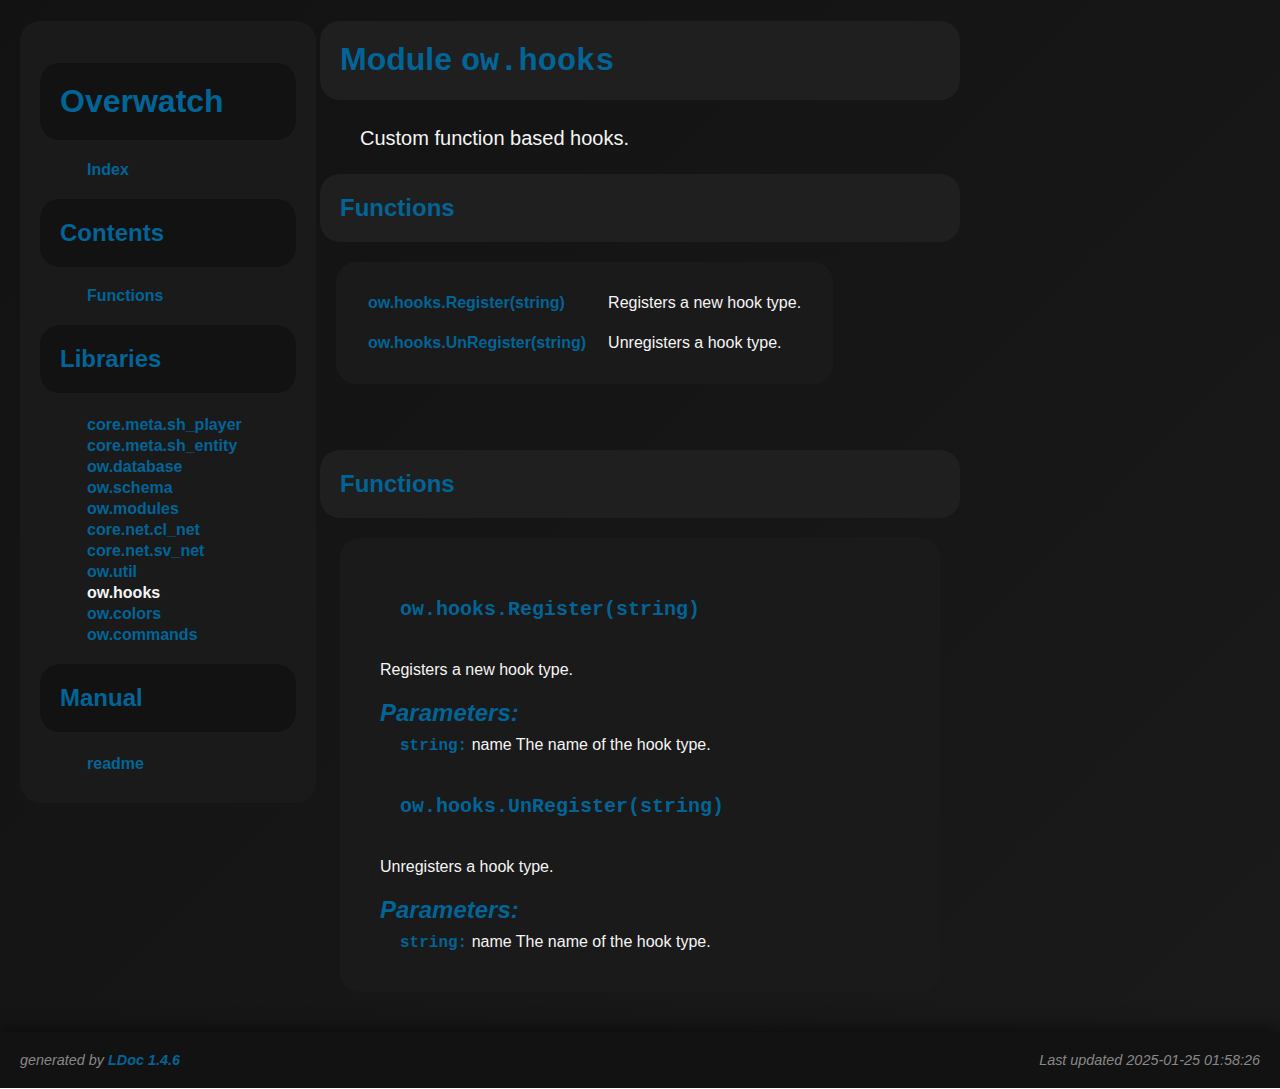
<file: docs/html/libraries/ow.hooks/index.html>
<!DOCTYPE html PUBLIC "-//W3C//DTD XHTML 1.0 Strict//EN"
   "http://www.w3.org/TR/xhtml1/DTD/xhtml1-strict.dtd">
<html>
<meta http-equiv="Content-Type" content="text/html; charset=UTF-8"/>
<head>
    <title>Overwatch documentation</title>
    <link rel="stylesheet" href="../../ldoc.css" type="text/css" />
</head>
<body>

<div id="container">

<div id="product">
	<div id="product_logo"></div>
	<div id="product_name"><big><b></b></big></div>
	<div id="product_description"></div>
</div> <!-- id="product" -->


<div id="main">


<!-- Menu -->

<div id="navigation">
<br/>
<h1>Overwatch</h1>

<ul>
  <li><a href="../index.html">Index</a></li>
</ul>

<h2>Contents</h2>
<ul>
<li><a href="#Functions">Functions</a></li>
</ul>


<h2>Libraries</h2>
<ul class="nowrap">
  <li><a href="../../libraries/core.meta.sh_player/">core.meta.sh_player</a></li>
  <li><a href="../../libraries/core.meta.sh_entity/">core.meta.sh_entity</a></li>
  <li><a href="../../libraries/ow.database/">ow.database</a></li>
  <li><a href="../../libraries/ow.schema/">ow.schema</a></li>
  <li><a href="../../libraries/ow.modules/">ow.modules</a></li>
  <li><a href="../../libraries/core.net.cl_net/">core.net.cl_net</a></li>
  <li><a href="../../libraries/core.net.sv_net/">core.net.sv_net</a></li>
  <li><a href="../../libraries/ow.util/">ow.util</a></li>
  <li><strong>ow.hooks</strong></li>
  <li><a href="../../libraries/ow.colors/">ow.colors</a></li>
  <li><a href="../../libraries/ow.commands/">ow.commands</a></li>
</ul>
<h2>Manual</h2>
<ul class="nowrap">
  <li><a href="../../manual/readme/">readme</a></li>
</ul>

</div>

<div id="content">

<h1>Module <code>ow.hooks</code></h1>
<p>Custom function based hooks.</p>
<p>

</p>


<h2><a href="#Functions">Functions</a></h2>
<table class="function_list">
	<tr>
	<td class="name" nowrap><a href="#ow.hooks.Register">ow.hooks.Register(string)</a></td>
	<td class="summary">Registers a new hook type.</td>
	</tr>
	<tr>
	<td class="name" nowrap><a href="#ow.hooks.UnRegister">ow.hooks.UnRegister(string)</a></td>
	<td class="summary">Unregisters a hook type.</td>
	</tr>
</table>

<br/>
<br/>


    <h2 class="section-header "><a name="Functions"></a>Functions</h2>

    <dl class="function">
    <dt>
    <a name = "ow.hooks.Register"></a>
    <strong>ow.hooks.Register(string)</strong>
    </dt>
    <dd>
    Registers a new hook type.

    </ul>
    </ul>

    <h3>Parameters:</h3>
    <ul>
        <li><span class="parameter">string</span>
         name The name of the hook type.
        </li>
    </ul>





</dd>
    <dt>
    <a name = "ow.hooks.UnRegister"></a>
    <strong>ow.hooks.UnRegister(string)</strong>
    </dt>
    <dd>
    Unregisters a hook type.

    </ul>
    </ul>

    <h3>Parameters:</h3>
    <ul>
        <li><span class="parameter">string</span>
         name The name of the hook type.
        </li>
    </ul>





</dd>
</dl>


</div> <!-- id="content" -->
</div> <!-- id="main" -->
<div id="about">
<i>generated by <a href="http://github.com/stevedonovan/LDoc">LDoc 1.4.6</a></i>
<i style="float:right;">Last updated 2025-01-25 01:58:26 </i>
</div> <!-- id="about" -->
</div> <!-- id="container" -->
</body>
</html>
</file>
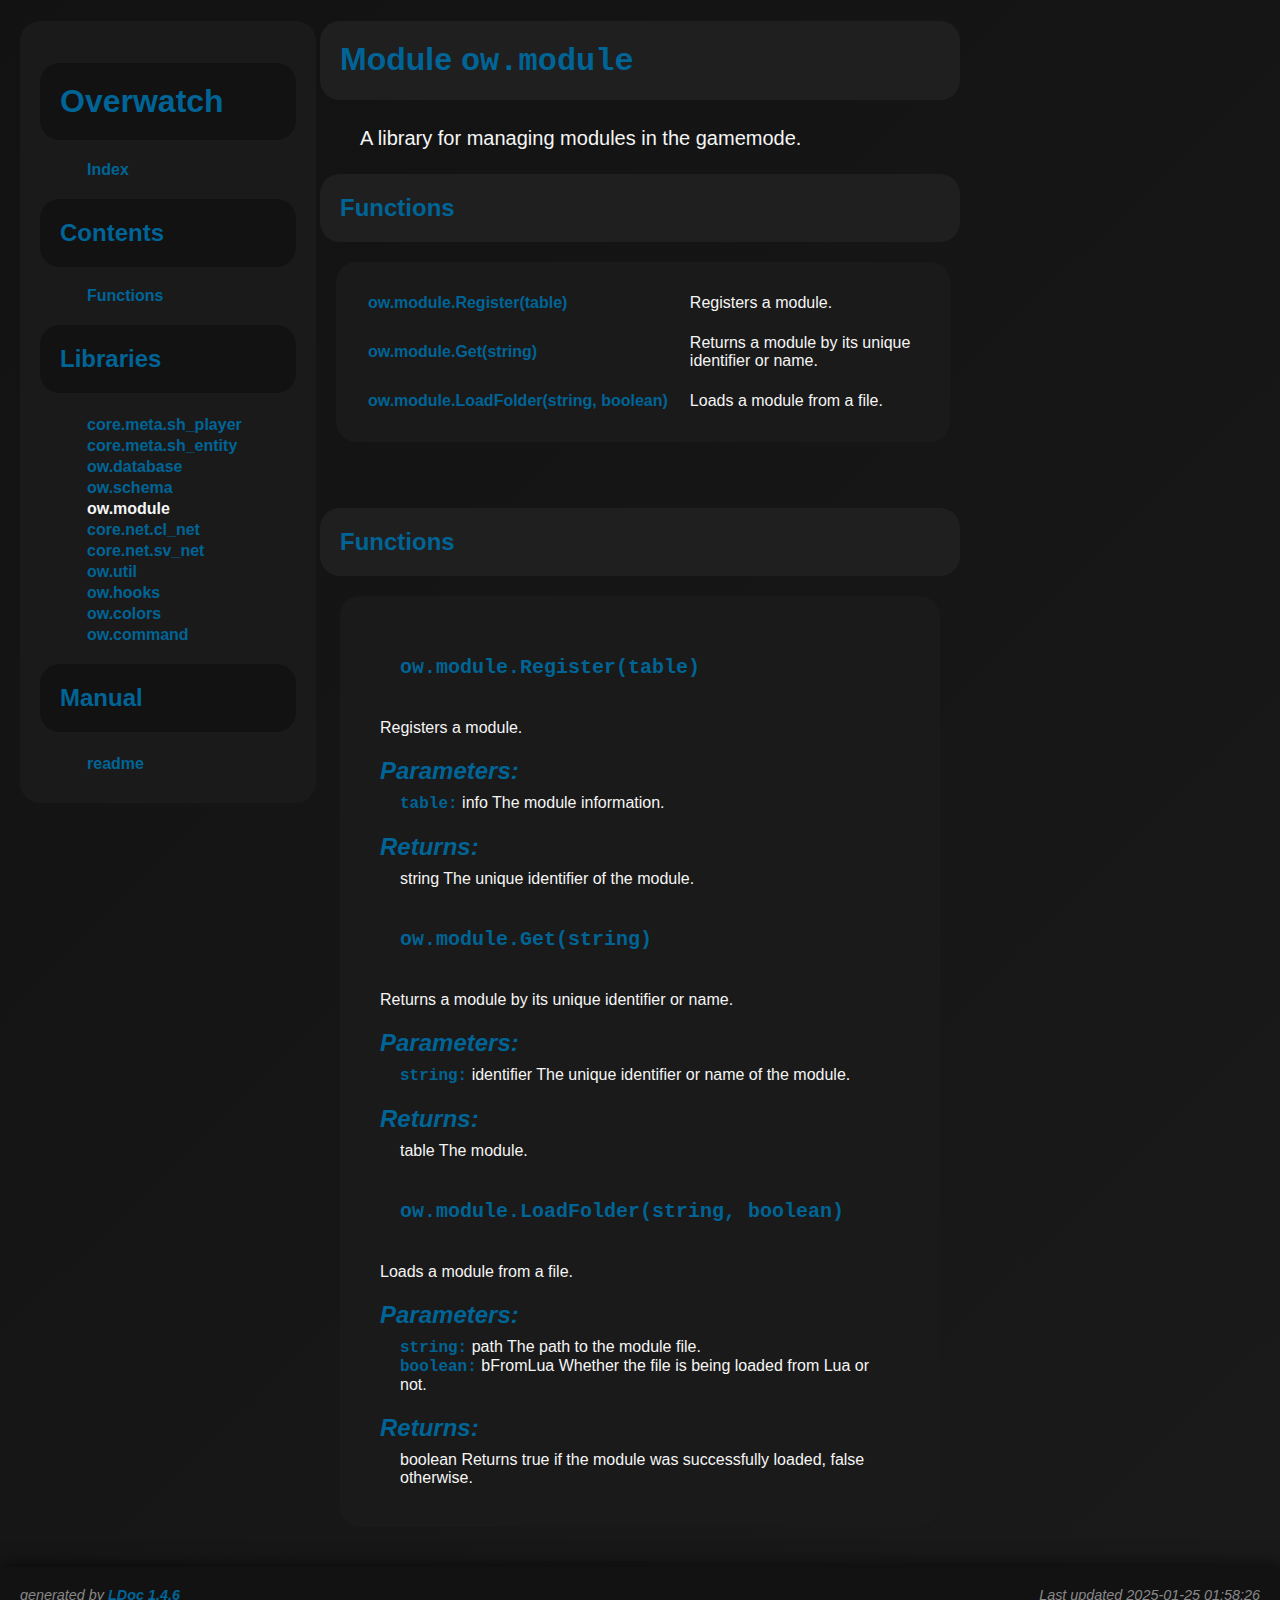
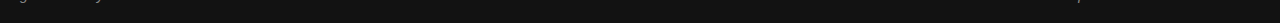
<file: docs/html/libraries/ow.modules/index.html>
<!DOCTYPE html PUBLIC "-//W3C//DTD XHTML 1.0 Strict//EN"
   "http://www.w3.org/TR/xhtml1/DTD/xhtml1-strict.dtd">
<html>
<meta http-equiv="Content-Type" content="text/html; charset=UTF-8"/>
<head>
    <title>Overwatch documentation</title>
    <link rel="stylesheet" href="../../ldoc.css" type="text/css" />
</head>
<body>

<div id="container">

<div id="product">
	<div id="product_logo"></div>
	<div id="product_name"><big><b></b></big></div>
	<div id="product_description"></div>
</div> <!-- id="product" -->


<div id="main">


<!-- Menu -->

<div id="navigation">
<br/>
<h1>Overwatch</h1>

<ul>
  <li><a href="../index.html">Index</a></li>
</ul>

<h2>Contents</h2>
<ul>
<li><a href="#Functions">Functions</a></li>
</ul>


<h2>Libraries</h2>
<ul class="nowrap">
  <li><a href="../../libraries/core.meta.sh_player/">core.meta.sh_player</a></li>
  <li><a href="../../libraries/core.meta.sh_entity/">core.meta.sh_entity</a></li>
  <li><a href="../../libraries/ow.database/">ow.database</a></li>
  <li><a href="../../libraries/ow.schema/">ow.schema</a></li>
  <li><strong>ow.module</strong></li>
  <li><a href="../../libraries/core.net.cl_net/">core.net.cl_net</a></li>
  <li><a href="../../libraries/core.net.sv_net/">core.net.sv_net</a></li>
  <li><a href="../../libraries/ow.util/">ow.util</a></li>
  <li><a href="../../libraries/ow.hooks/">ow.hooks</a></li>
  <li><a href="../../libraries/ow.colors/">ow.colors</a></li>
  <li><a href="../../libraries/ow.command/">ow.command</a></li>
</ul>
<h2>Manual</h2>
<ul class="nowrap">
  <li><a href="../../manual/readme/">readme</a></li>
</ul>

</div>

<div id="content">

<h1>Module <code>ow.module</code></h1>
<p>A library for managing modules in the gamemode.</p>
<p>

</p>


<h2><a href="#Functions">Functions</a></h2>
<table class="function_list">
	<tr>
	<td class="name" nowrap><a href="#ow.module.Register">ow.module.Register(table)</a></td>
	<td class="summary">Registers a module.</td>
	</tr>
	<tr>
	<td class="name" nowrap><a href="#ow.module.Get">ow.module.Get(string)</a></td>
	<td class="summary">Returns a module by its unique identifier or name.</td>
	</tr>
	<tr>
	<td class="name" nowrap><a href="#ow.module.LoadFolder">ow.module.LoadFolder(string, boolean)</a></td>
	<td class="summary">Loads a module from a file.</td>
	</tr>
</table>

<br/>
<br/>


    <h2 class="section-header "><a name="Functions"></a>Functions</h2>

    <dl class="function">
    <dt>
    <a name = "ow.module.Register"></a>
    <strong>ow.module.Register(table)</strong>
    </dt>
    <dd>
    Registers a module.

    </ul>
    </ul>

    <h3>Parameters:</h3>
    <ul>
        <li><span class="parameter">table</span>
         info The module information.
        </li>
    </ul>

    <h3>Returns:</h3>
    <ol>

        string The unique identifier of the module.
    </ol>




</dd>
    <dt>
    <a name = "ow.module.Get"></a>
    <strong>ow.module.Get(string)</strong>
    </dt>
    <dd>
    Returns a module by its unique identifier or name.

    </ul>
    </ul>

    <h3>Parameters:</h3>
    <ul>
        <li><span class="parameter">string</span>
         identifier The unique identifier or name of the module.
        </li>
    </ul>

    <h3>Returns:</h3>
    <ol>

        table The module.
    </ol>




</dd>
    <dt>
    <a name = "ow.module.LoadFolder"></a>
    <strong>ow.module.LoadFolder(string, boolean)</strong>
    </dt>
    <dd>
    Loads a module from a file.

    </ul>
    </ul>

    <h3>Parameters:</h3>
    <ul>
        <li><span class="parameter">string</span>
         path The path to the module file.
        </li>
        <li><span class="parameter">boolean</span>
         bFromLua Whether the file is being loaded from Lua or not.
        </li>
    </ul>

    <h3>Returns:</h3>
    <ol>

        boolean Returns true if the module was successfully loaded, false otherwise.
    </ol>




</dd>
</dl>


</div> <!-- id="content" -->
</div> <!-- id="main" -->
<div id="about">
<i>generated by <a href="http://github.com/stevedonovan/LDoc">LDoc 1.4.6</a></i>
<i style="float:right;">Last updated 2025-01-25 01:58:26 </i>
</div> <!-- id="about" -->
</div> <!-- id="container" -->
</body>
</html>
</file>
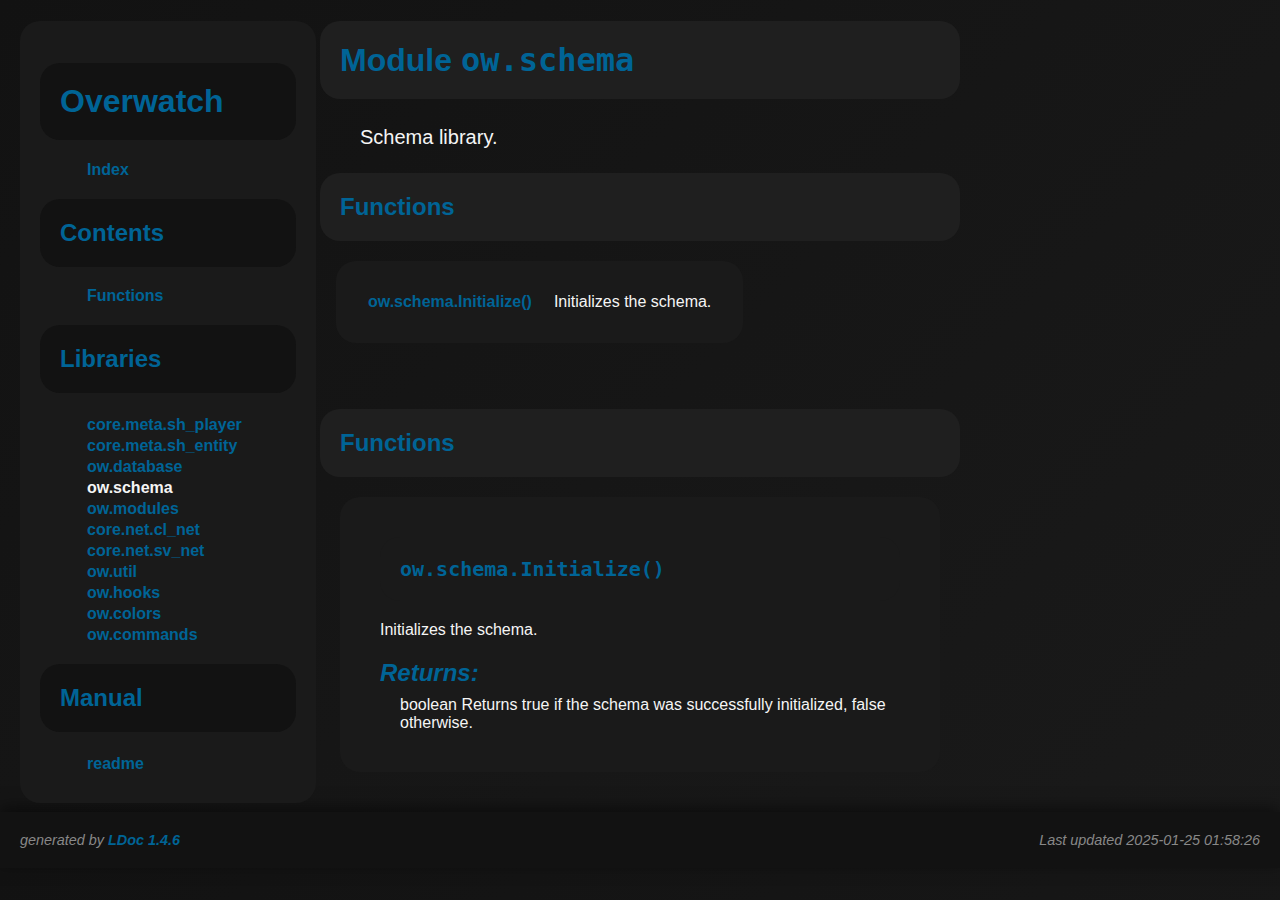
<file: docs/html/libraries/ow.schema/index.html>
<!DOCTYPE html PUBLIC "-//W3C//DTD XHTML 1.0 Strict//EN"
   "http://www.w3.org/TR/xhtml1/DTD/xhtml1-strict.dtd">
<html>
<meta http-equiv="Content-Type" content="text/html; charset=UTF-8"/>
<head>
    <title>Overwatch documentation</title>
    <link rel="stylesheet" href="../../ldoc.css" type="text/css" />
</head>
<body>

<div id="container">

<div id="product">
	<div id="product_logo"></div>
	<div id="product_name"><big><b></b></big></div>
	<div id="product_description"></div>
</div> <!-- id="product" -->


<div id="main">


<!-- Menu -->

<div id="navigation">
<br/>
<h1>Overwatch</h1>

<ul>
  <li><a href="../index.html">Index</a></li>
</ul>

<h2>Contents</h2>
<ul>
<li><a href="#Functions">Functions</a></li>
</ul>


<h2>Libraries</h2>
<ul class="nowrap">
  <li><a href="../../libraries/core.meta.sh_player/">core.meta.sh_player</a></li>
  <li><a href="../../libraries/core.meta.sh_entity/">core.meta.sh_entity</a></li>
  <li><a href="../../libraries/ow.database/">ow.database</a></li>
  <li><strong>ow.schema</strong></li>
  <li><a href="../../libraries/ow.modules/">ow.modules</a></li>
  <li><a href="../../libraries/core.net.cl_net/">core.net.cl_net</a></li>
  <li><a href="../../libraries/core.net.sv_net/">core.net.sv_net</a></li>
  <li><a href="../../libraries/ow.util/">ow.util</a></li>
  <li><a href="../../libraries/ow.hooks/">ow.hooks</a></li>
  <li><a href="../../libraries/ow.colors/">ow.colors</a></li>
  <li><a href="../../libraries/ow.commands/">ow.commands</a></li>
</ul>
<h2>Manual</h2>
<ul class="nowrap">
  <li><a href="../../manual/readme/">readme</a></li>
</ul>

</div>

<div id="content">

<h1>Module <code>ow.schema</code></h1>
<p>Schema library.</p>
<p>

</p>


<h2><a href="#Functions">Functions</a></h2>
<table class="function_list">
	<tr>
	<td class="name" nowrap><a href="#ow.schema.Initialize">ow.schema.Initialize()</a></td>
	<td class="summary">Initializes the schema.</td>
	</tr>
</table>

<br/>
<br/>


    <h2 class="section-header "><a name="Functions"></a>Functions</h2>

    <dl class="function">
    <dt>
    <a name = "ow.schema.Initialize"></a>
    <strong>ow.schema.Initialize()</strong>
    </dt>
    <dd>
    Initializes the schema.

    </ul>
    </ul>


    <h3>Returns:</h3>
    <ol>

        boolean Returns true if the schema was successfully initialized, false otherwise.
    </ol>




</dd>
</dl>


</div> <!-- id="content" -->
</div> <!-- id="main" -->
<div id="about">
<i>generated by <a href="http://github.com/stevedonovan/LDoc">LDoc 1.4.6</a></i>
<i style="float:right;">Last updated 2025-01-25 01:58:26 </i>
</div> <!-- id="about" -->
</div> <!-- id="container" -->
</body>
</html>
</file>
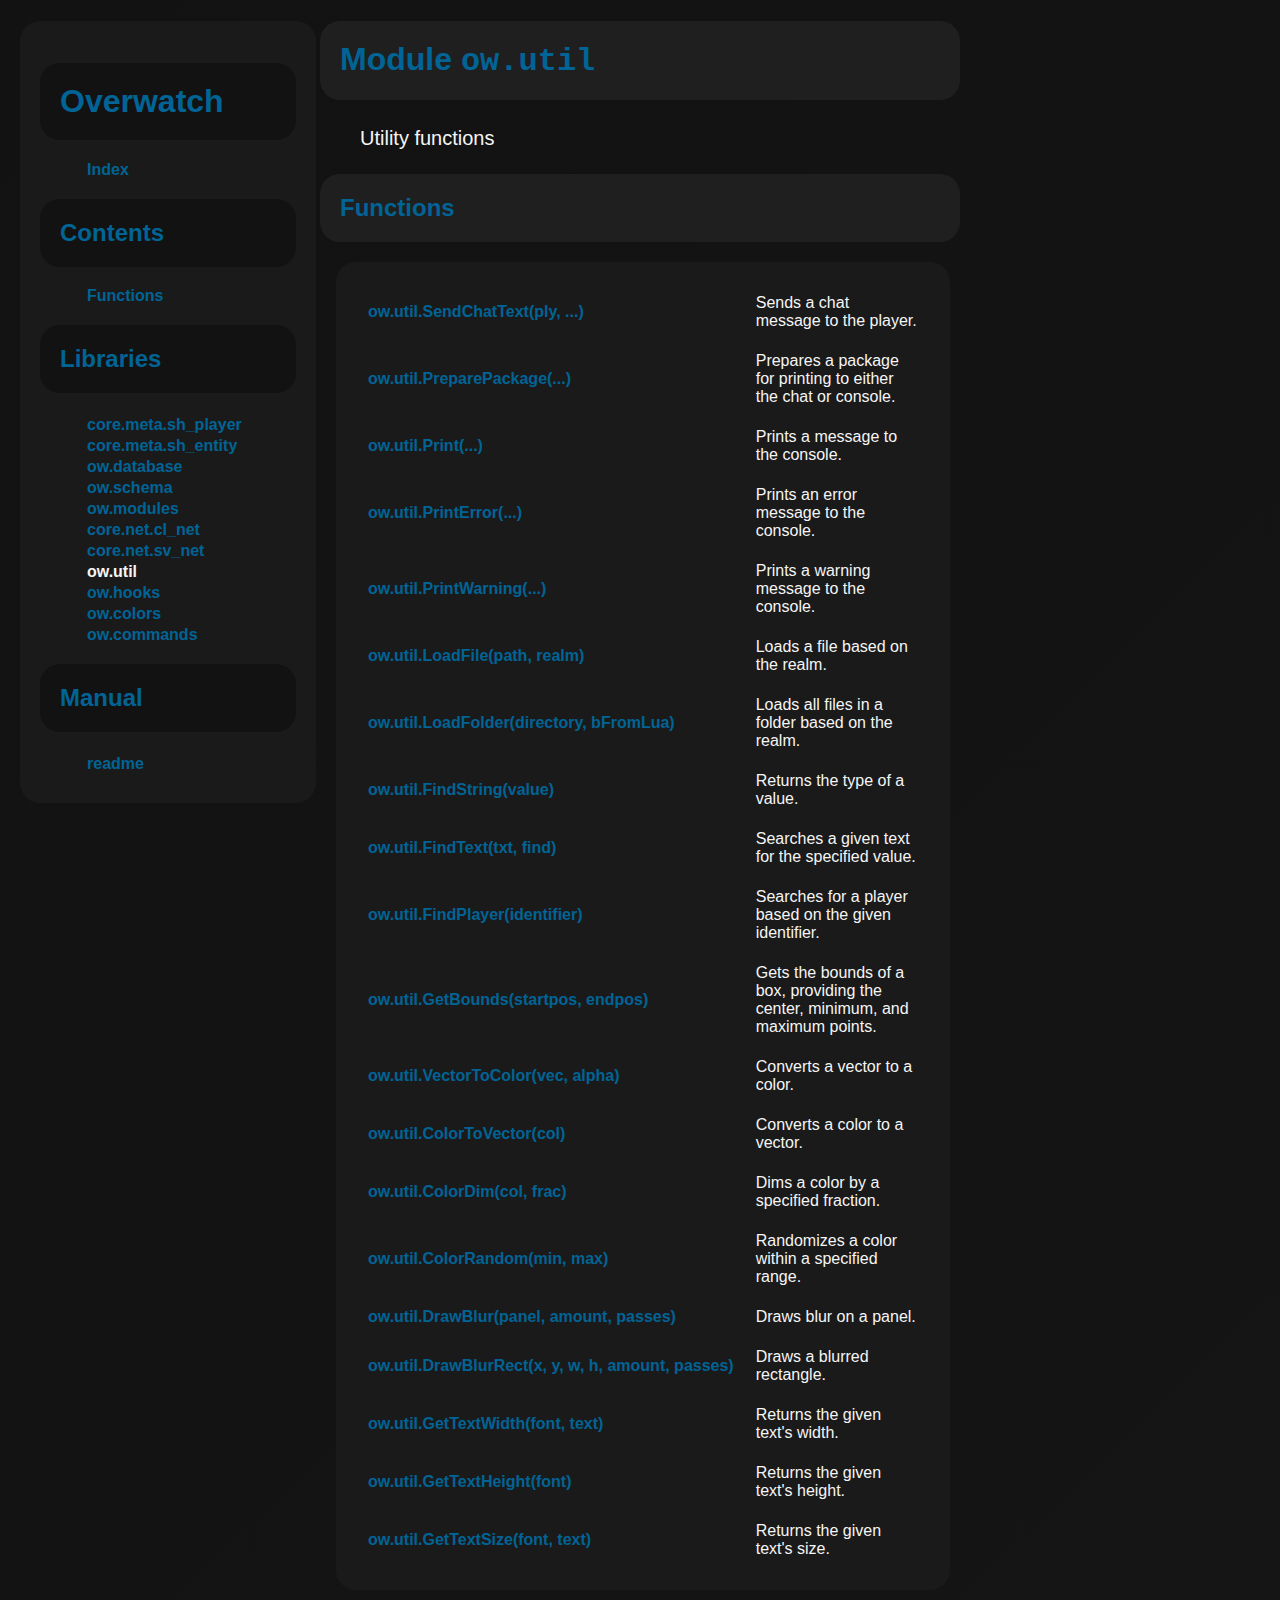
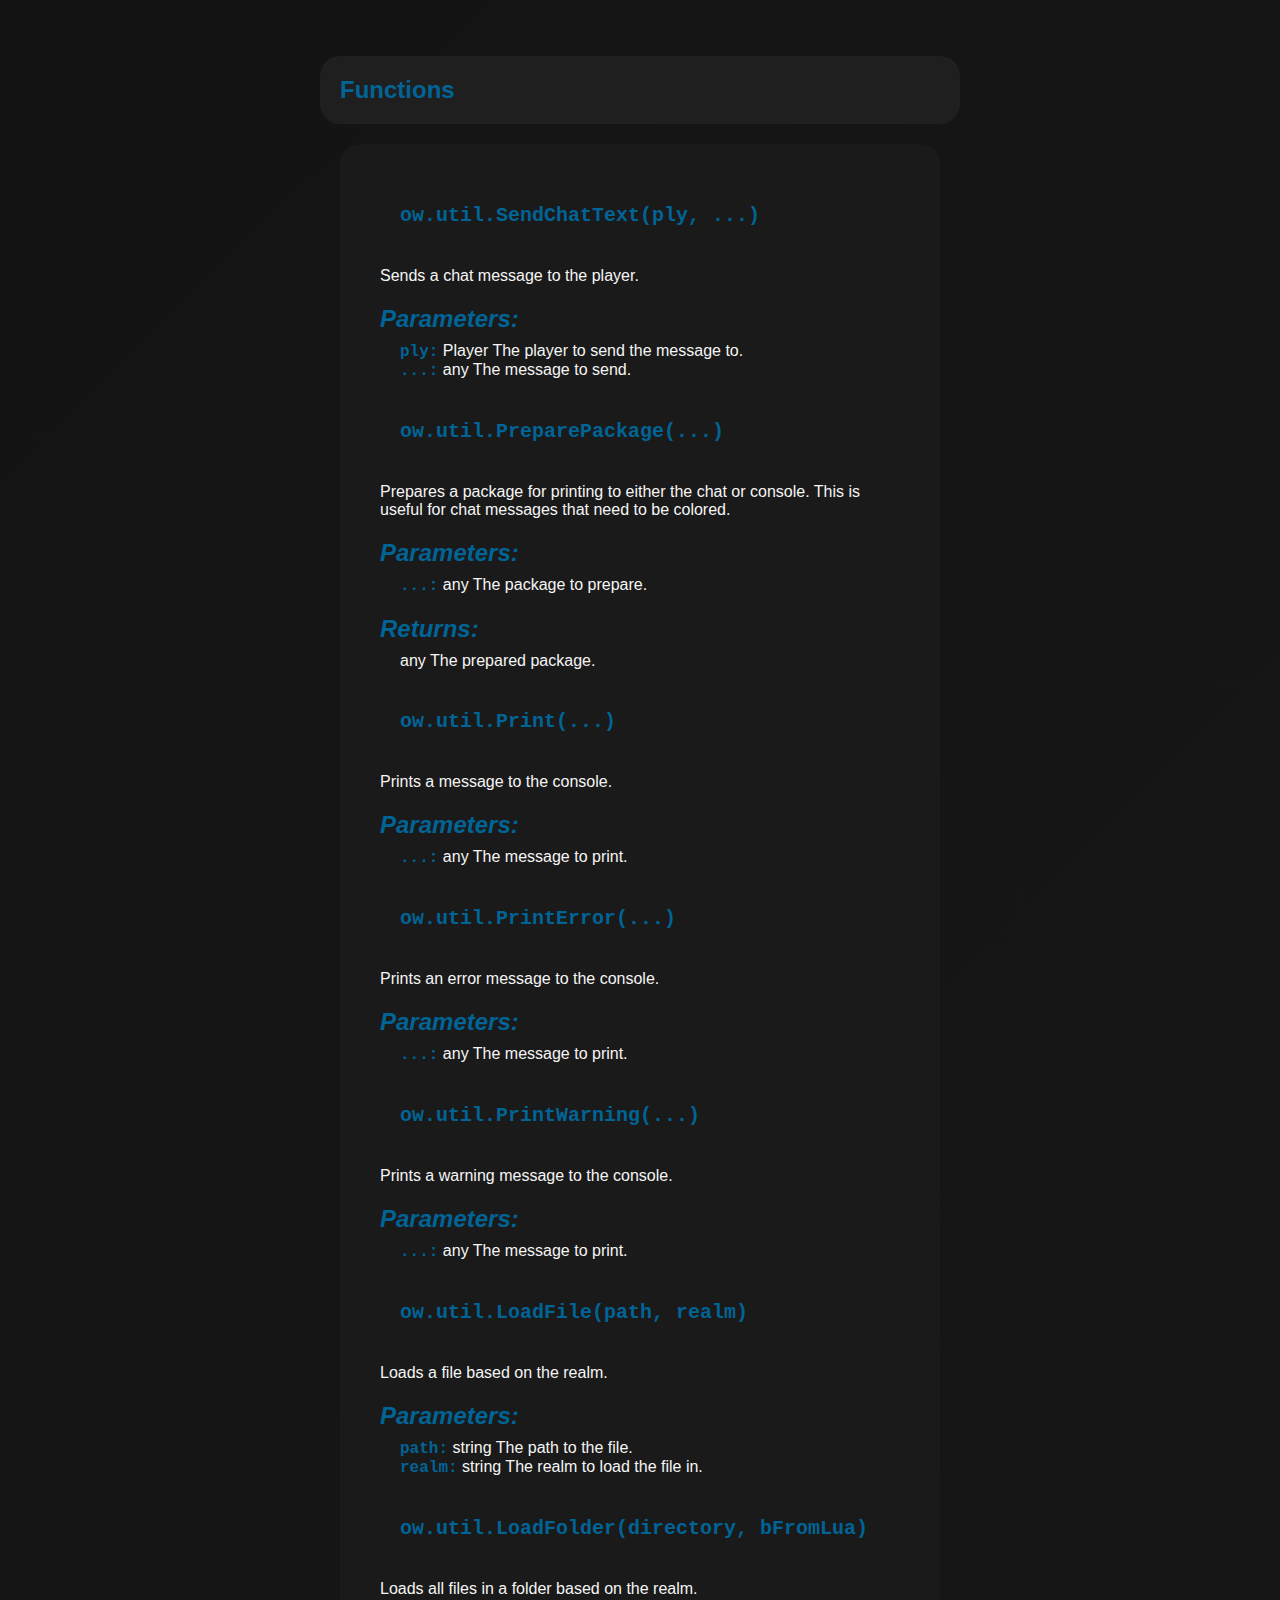
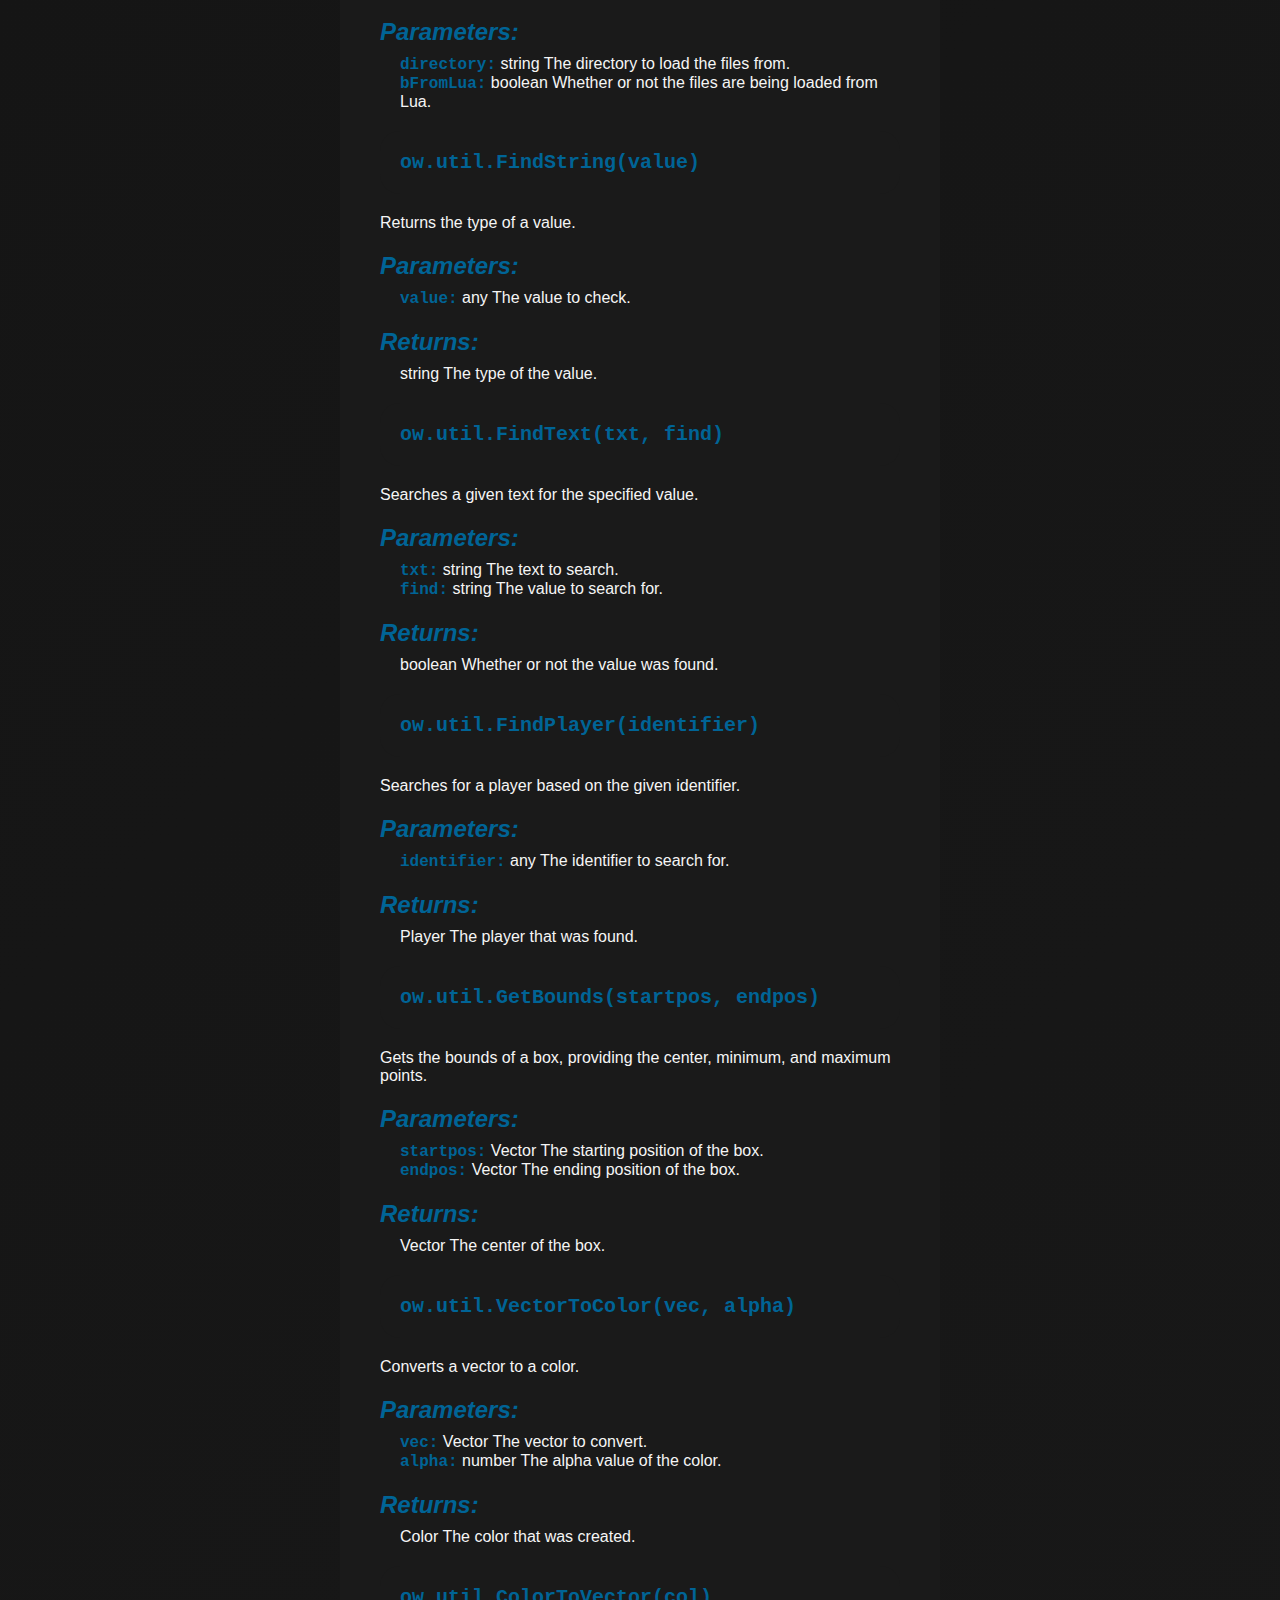
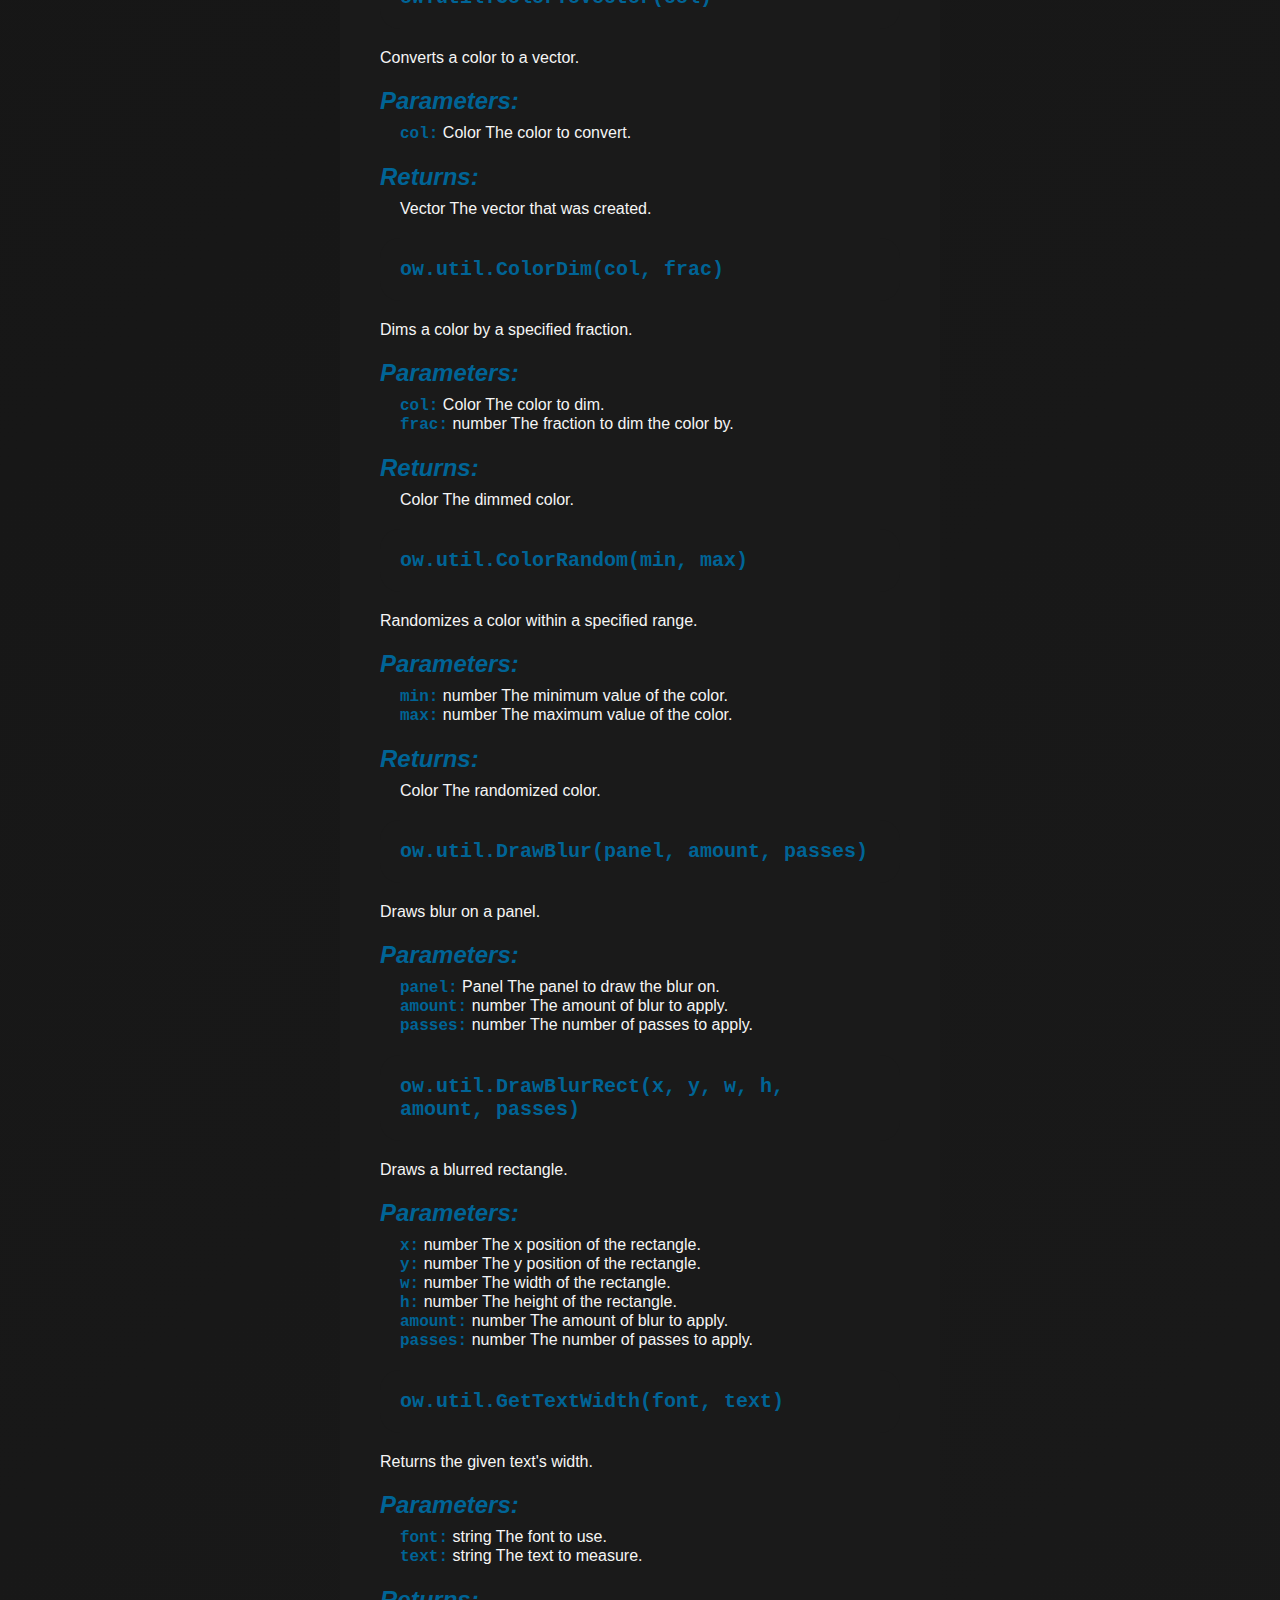
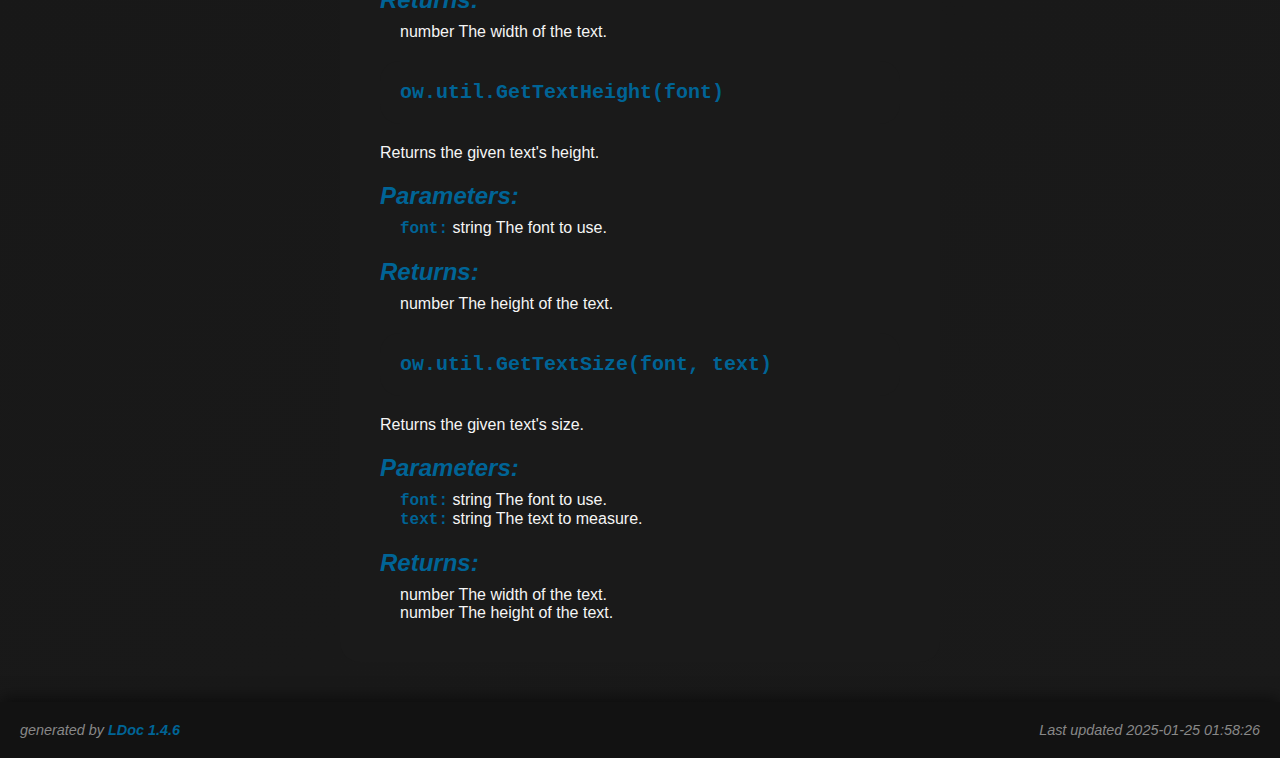
<file: docs/html/libraries/ow.util/index.html>
<!DOCTYPE html PUBLIC "-//W3C//DTD XHTML 1.0 Strict//EN"
   "http://www.w3.org/TR/xhtml1/DTD/xhtml1-strict.dtd">
<html>
<meta http-equiv="Content-Type" content="text/html; charset=UTF-8"/>
<head>
    <title>Overwatch documentation</title>
    <link rel="stylesheet" href="../../ldoc.css" type="text/css" />
</head>
<body>

<div id="container">

<div id="product">
	<div id="product_logo"></div>
	<div id="product_name"><big><b></b></big></div>
	<div id="product_description"></div>
</div> <!-- id="product" -->


<div id="main">


<!-- Menu -->

<div id="navigation">
<br/>
<h1>Overwatch</h1>

<ul>
  <li><a href="../index.html">Index</a></li>
</ul>

<h2>Contents</h2>
<ul>
<li><a href="#Functions">Functions</a></li>
</ul>


<h2>Libraries</h2>
<ul class="nowrap">
  <li><a href="../../libraries/core.meta.sh_player/">core.meta.sh_player</a></li>
  <li><a href="../../libraries/core.meta.sh_entity/">core.meta.sh_entity</a></li>
  <li><a href="../../libraries/ow.database/">ow.database</a></li>
  <li><a href="../../libraries/ow.schema/">ow.schema</a></li>
  <li><a href="../../libraries/ow.modules/">ow.modules</a></li>
  <li><a href="../../libraries/core.net.cl_net/">core.net.cl_net</a></li>
  <li><a href="../../libraries/core.net.sv_net/">core.net.sv_net</a></li>
  <li><strong>ow.util</strong></li>
  <li><a href="../../libraries/ow.hooks/">ow.hooks</a></li>
  <li><a href="../../libraries/ow.colors/">ow.colors</a></li>
  <li><a href="../../libraries/ow.commands/">ow.commands</a></li>
</ul>
<h2>Manual</h2>
<ul class="nowrap">
  <li><a href="../../manual/readme/">readme</a></li>
</ul>

</div>

<div id="content">

<h1>Module <code>ow.util</code></h1>
<p>Utility functions</p>
<p>

</p>


<h2><a href="#Functions">Functions</a></h2>
<table class="function_list">
	<tr>
	<td class="name" nowrap><a href="#ow.util.SendChatText">ow.util.SendChatText(ply, ...)</a></td>
	<td class="summary">Sends a chat message to the player.</td>
	</tr>
	<tr>
	<td class="name" nowrap><a href="#ow.util.PreparePackage">ow.util.PreparePackage(...)</a></td>
	<td class="summary">Prepares a package for printing to either the chat or console.</td>
	</tr>
	<tr>
	<td class="name" nowrap><a href="#ow.util.Print">ow.util.Print(...)</a></td>
	<td class="summary">Prints a message to the console.</td>
	</tr>
	<tr>
	<td class="name" nowrap><a href="#ow.util.PrintError">ow.util.PrintError(...)</a></td>
	<td class="summary">Prints an error message to the console.</td>
	</tr>
	<tr>
	<td class="name" nowrap><a href="#ow.util.PrintWarning">ow.util.PrintWarning(...)</a></td>
	<td class="summary">Prints a warning message to the console.</td>
	</tr>
	<tr>
	<td class="name" nowrap><a href="#ow.util.LoadFile">ow.util.LoadFile(path, realm)</a></td>
	<td class="summary">Loads a file based on the realm.</td>
	</tr>
	<tr>
	<td class="name" nowrap><a href="#ow.util.LoadFolder">ow.util.LoadFolder(directory, bFromLua)</a></td>
	<td class="summary">Loads all files in a folder based on the realm.</td>
	</tr>
	<tr>
	<td class="name" nowrap><a href="#ow.util.FindString">ow.util.FindString(value)</a></td>
	<td class="summary">Returns the type of a value.</td>
	</tr>
	<tr>
	<td class="name" nowrap><a href="#ow.util.FindText">ow.util.FindText(txt, find)</a></td>
	<td class="summary">Searches a given text for the specified value.</td>
	</tr>
	<tr>
	<td class="name" nowrap><a href="#ow.util.FindPlayer">ow.util.FindPlayer(identifier)</a></td>
	<td class="summary">Searches for a player based on the given identifier.</td>
	</tr>
	<tr>
	<td class="name" nowrap><a href="#ow.util.GetBounds">ow.util.GetBounds(startpos, endpos)</a></td>
	<td class="summary">Gets the bounds of a box, providing the center, minimum, and maximum points.</td>
	</tr>
	<tr>
	<td class="name" nowrap><a href="#ow.util.VectorToColor">ow.util.VectorToColor(vec, alpha)</a></td>
	<td class="summary">Converts a vector to a color.</td>
	</tr>
	<tr>
	<td class="name" nowrap><a href="#ow.util.ColorToVector">ow.util.ColorToVector(col)</a></td>
	<td class="summary">Converts a color to a vector.</td>
	</tr>
	<tr>
	<td class="name" nowrap><a href="#ow.util.ColorDim">ow.util.ColorDim(col, frac)</a></td>
	<td class="summary">Dims a color by a specified fraction.</td>
	</tr>
	<tr>
	<td class="name" nowrap><a href="#ow.util.ColorRandom">ow.util.ColorRandom(min, max)</a></td>
	<td class="summary">Randomizes a color within a specified range.</td>
	</tr>
	<tr>
	<td class="name" nowrap><a href="#ow.util.DrawBlur">ow.util.DrawBlur(panel, amount, passes)</a></td>
	<td class="summary">Draws blur on a panel.</td>
	</tr>
	<tr>
	<td class="name" nowrap><a href="#ow.util.DrawBlurRect">ow.util.DrawBlurRect(x, y, w, h, amount, passes)</a></td>
	<td class="summary">Draws a blurred rectangle.</td>
	</tr>
	<tr>
	<td class="name" nowrap><a href="#ow.util.GetTextWidth">ow.util.GetTextWidth(font, text)</a></td>
	<td class="summary">Returns the given text's width.</td>
	</tr>
	<tr>
	<td class="name" nowrap><a href="#ow.util.GetTextHeight">ow.util.GetTextHeight(font)</a></td>
	<td class="summary">Returns the given text's height.</td>
	</tr>
	<tr>
	<td class="name" nowrap><a href="#ow.util.GetTextSize">ow.util.GetTextSize(font, text)</a></td>
	<td class="summary">Returns the given text's size.</td>
	</tr>
</table>

<br/>
<br/>


    <h2 class="section-header "><a name="Functions"></a>Functions</h2>

    <dl class="function">
    <dt>
    <a name = "ow.util.SendChatText"></a>
    <strong>ow.util.SendChatText(ply, ...)</strong>
    </dt>
    <dd>
    Sends a chat message to the player.

    </ul>
    </ul>

    <h3>Parameters:</h3>
    <ul>
        <li><span class="parameter">ply</span>
         Player The player to send the message to.
        </li>
        <li><span class="parameter">...</span>
         any The message to send.
        </li>
    </ul>





</dd>
    <dt>
    <a name = "ow.util.PreparePackage"></a>
    <strong>ow.util.PreparePackage(...)</strong>
    </dt>
    <dd>
    Prepares a package for printing to either the chat or console.  This is useful for chat messages that need to be colored.

    </ul>
    </ul>

    <h3>Parameters:</h3>
    <ul>
        <li><span class="parameter">...</span>
         any The package to prepare.
        </li>
    </ul>

    <h3>Returns:</h3>
    <ol>

        any The prepared package.
    </ol>




</dd>
    <dt>
    <a name = "ow.util.Print"></a>
    <strong>ow.util.Print(...)</strong>
    </dt>
    <dd>
    Prints a message to the console.

    </ul>
    </ul>

    <h3>Parameters:</h3>
    <ul>
        <li><span class="parameter">...</span>
         any The message to print.
        </li>
    </ul>





</dd>
    <dt>
    <a name = "ow.util.PrintError"></a>
    <strong>ow.util.PrintError(...)</strong>
    </dt>
    <dd>
    Prints an error message to the console.

    </ul>
    </ul>

    <h3>Parameters:</h3>
    <ul>
        <li><span class="parameter">...</span>
         any The message to print.
        </li>
    </ul>





</dd>
    <dt>
    <a name = "ow.util.PrintWarning"></a>
    <strong>ow.util.PrintWarning(...)</strong>
    </dt>
    <dd>
    Prints a warning message to the console.

    </ul>
    </ul>

    <h3>Parameters:</h3>
    <ul>
        <li><span class="parameter">...</span>
         any The message to print.
        </li>
    </ul>





</dd>
    <dt>
    <a name = "ow.util.LoadFile"></a>
    <strong>ow.util.LoadFile(path, realm)</strong>
    </dt>
    <dd>
    Loads a file based on the realm.

    </ul>
    </ul>

    <h3>Parameters:</h3>
    <ul>
        <li><span class="parameter">path</span>
         string The path to the file.
        </li>
        <li><span class="parameter">realm</span>
         string The realm to load the file in.
        </li>
    </ul>





</dd>
    <dt>
    <a name = "ow.util.LoadFolder"></a>
    <strong>ow.util.LoadFolder(directory, bFromLua)</strong>
    </dt>
    <dd>
    Loads all files in a folder based on the realm.

    </ul>
    </ul>

    <h3>Parameters:</h3>
    <ul>
        <li><span class="parameter">directory</span>
         string The directory to load the files from.
        </li>
        <li><span class="parameter">bFromLua</span>
         boolean Whether or not the files are being loaded from Lua.
        </li>
    </ul>





</dd>
    <dt>
    <a name = "ow.util.FindString"></a>
    <strong>ow.util.FindString(value)</strong>
    </dt>
    <dd>
    Returns the type of a value.

    </ul>
    </ul>

    <h3>Parameters:</h3>
    <ul>
        <li><span class="parameter">value</span>
         any The value to check.
        </li>
    </ul>

    <h3>Returns:</h3>
    <ol>

        string The type of the value.
    </ol>




</dd>
    <dt>
    <a name = "ow.util.FindText"></a>
    <strong>ow.util.FindText(txt, find)</strong>
    </dt>
    <dd>
    Searches a given text for the specified value.

    </ul>
    </ul>

    <h3>Parameters:</h3>
    <ul>
        <li><span class="parameter">txt</span>
         string The text to search.
        </li>
        <li><span class="parameter">find</span>
         string The value to search for.
        </li>
    </ul>

    <h3>Returns:</h3>
    <ol>

        boolean Whether or not the value was found.
    </ol>




</dd>
    <dt>
    <a name = "ow.util.FindPlayer"></a>
    <strong>ow.util.FindPlayer(identifier)</strong>
    </dt>
    <dd>
    Searches for a player based on the given identifier.

    </ul>
    </ul>

    <h3>Parameters:</h3>
    <ul>
        <li><span class="parameter">identifier</span>
         any The identifier to search for.
        </li>
    </ul>

    <h3>Returns:</h3>
    <ol>

        Player The player that was found.
    </ol>




</dd>
    <dt>
    <a name = "ow.util.GetBounds"></a>
    <strong>ow.util.GetBounds(startpos, endpos)</strong>
    </dt>
    <dd>
    Gets the bounds of a box, providing the center, minimum, and maximum points.

    </ul>
    </ul>

    <h3>Parameters:</h3>
    <ul>
        <li><span class="parameter">startpos</span>
         Vector The starting position of the box.
        </li>
        <li><span class="parameter">endpos</span>
         Vector The ending position of the box.
        </li>
    </ul>

    <h3>Returns:</h3>
    <ol>

        Vector The center of the box.
    </ol>




</dd>
    <dt>
    <a name = "ow.util.VectorToColor"></a>
    <strong>ow.util.VectorToColor(vec, alpha)</strong>
    </dt>
    <dd>
    Converts a vector to a color.

    </ul>
    </ul>

    <h3>Parameters:</h3>
    <ul>
        <li><span class="parameter">vec</span>
         Vector The vector to convert.
        </li>
        <li><span class="parameter">alpha</span>
         number The alpha value of the color.
        </li>
    </ul>

    <h3>Returns:</h3>
    <ol>

        Color The color that was created.
    </ol>




</dd>
    <dt>
    <a name = "ow.util.ColorToVector"></a>
    <strong>ow.util.ColorToVector(col)</strong>
    </dt>
    <dd>
    Converts a color to a vector.

    </ul>
    </ul>

    <h3>Parameters:</h3>
    <ul>
        <li><span class="parameter">col</span>
         Color The color to convert.
        </li>
    </ul>

    <h3>Returns:</h3>
    <ol>

        Vector The vector that was created.
    </ol>




</dd>
    <dt>
    <a name = "ow.util.ColorDim"></a>
    <strong>ow.util.ColorDim(col, frac)</strong>
    </dt>
    <dd>
    Dims a color by a specified fraction.

    </ul>
    </ul>

    <h3>Parameters:</h3>
    <ul>
        <li><span class="parameter">col</span>
         Color The color to dim.
        </li>
        <li><span class="parameter">frac</span>
         number The fraction to dim the color by.
        </li>
    </ul>

    <h3>Returns:</h3>
    <ol>

        Color The dimmed color.
    </ol>




</dd>
    <dt>
    <a name = "ow.util.ColorRandom"></a>
    <strong>ow.util.ColorRandom(min, max)</strong>
    </dt>
    <dd>
    Randomizes a color within a specified range.

    </ul>
    </ul>

    <h3>Parameters:</h3>
    <ul>
        <li><span class="parameter">min</span>
         number The minimum value of the color.
        </li>
        <li><span class="parameter">max</span>
         number The maximum value of the color.
        </li>
    </ul>

    <h3>Returns:</h3>
    <ol>

        Color The randomized color.
    </ol>




</dd>
    <dt>
    <a name = "ow.util.DrawBlur"></a>
    <strong>ow.util.DrawBlur(panel, amount, passes)</strong>
    </dt>
    <dd>
    Draws blur on a panel.

    </ul>
    </ul>

    <h3>Parameters:</h3>
    <ul>
        <li><span class="parameter">panel</span>
         Panel The panel to draw the blur on.
        </li>
        <li><span class="parameter">amount</span>
         number The amount of blur to apply.
        </li>
        <li><span class="parameter">passes</span>
         number The number of passes to apply.
        </li>
    </ul>





</dd>
    <dt>
    <a name = "ow.util.DrawBlurRect"></a>
    <strong>ow.util.DrawBlurRect(x, y, w, h, amount, passes)</strong>
    </dt>
    <dd>
    Draws a blurred rectangle.

    </ul>
    </ul>

    <h3>Parameters:</h3>
    <ul>
        <li><span class="parameter">x</span>
         number The x position of the rectangle.
        </li>
        <li><span class="parameter">y</span>
         number The y position of the rectangle.
        </li>
        <li><span class="parameter">w</span>
         number The width of the rectangle.
        </li>
        <li><span class="parameter">h</span>
         number The height of the rectangle.
        </li>
        <li><span class="parameter">amount</span>
         number The amount of blur to apply.
        </li>
        <li><span class="parameter">passes</span>
         number The number of passes to apply.
        </li>
    </ul>





</dd>
    <dt>
    <a name = "ow.util.GetTextWidth"></a>
    <strong>ow.util.GetTextWidth(font, text)</strong>
    </dt>
    <dd>
    Returns the given text's width.

    </ul>
    </ul>

    <h3>Parameters:</h3>
    <ul>
        <li><span class="parameter">font</span>
         string The font to use.
        </li>
        <li><span class="parameter">text</span>
         string The text to measure.
        </li>
    </ul>

    <h3>Returns:</h3>
    <ol>

        number The width of the text.
    </ol>




</dd>
    <dt>
    <a name = "ow.util.GetTextHeight"></a>
    <strong>ow.util.GetTextHeight(font)</strong>
    </dt>
    <dd>
    Returns the given text's height.

    </ul>
    </ul>

    <h3>Parameters:</h3>
    <ul>
        <li><span class="parameter">font</span>
         string The font to use.
        </li>
    </ul>

    <h3>Returns:</h3>
    <ol>

        number The height of the text.
    </ol>




</dd>
    <dt>
    <a name = "ow.util.GetTextSize"></a>
    <strong>ow.util.GetTextSize(font, text)</strong>
    </dt>
    <dd>
    Returns the given text's size.

    </ul>
    </ul>

    <h3>Parameters:</h3>
    <ul>
        <li><span class="parameter">font</span>
         string The font to use.
        </li>
        <li><span class="parameter">text</span>
         string The text to measure.
        </li>
    </ul>

    <h3>Returns:</h3>
    <ol>
        <li>
        number The width of the text.</li>
        <li>
        number The height of the text.</li>
    </ol>




</dd>
</dl>


</div> <!-- id="content" -->
</div> <!-- id="main" -->
<div id="about">
<i>generated by <a href="http://github.com/stevedonovan/LDoc">LDoc 1.4.6</a></i>
<i style="float:right;">Last updated 2025-01-25 01:58:26 </i>
</div> <!-- id="about" -->
</div> <!-- id="container" -->
</body>
</html>
</file>
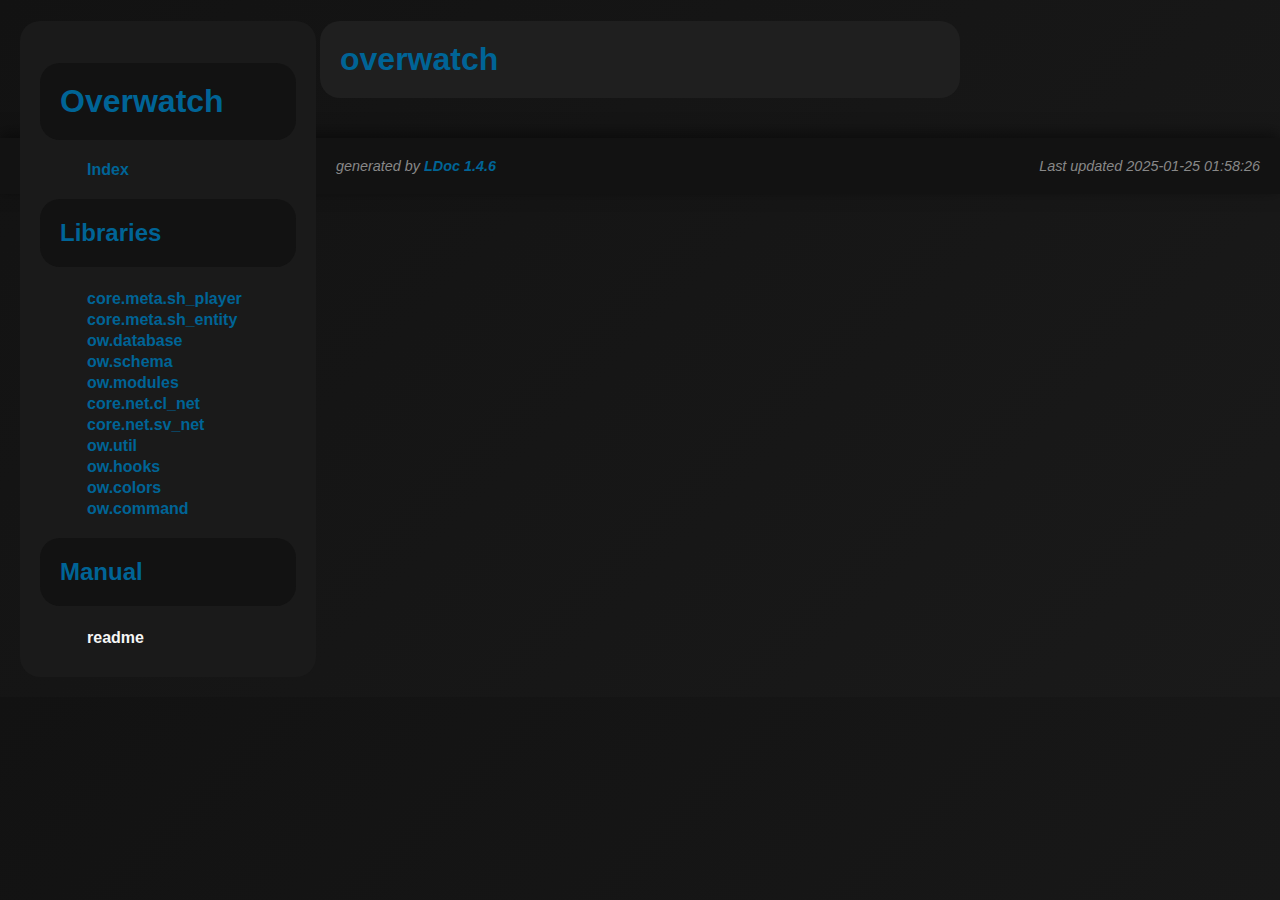
<file: docs/html/manual/readme/index.html>
<!DOCTYPE html PUBLIC "-//W3C//DTD XHTML 1.0 Strict//EN"
   "http://www.w3.org/TR/xhtml1/DTD/xhtml1-strict.dtd">
<html>
<meta http-equiv="Content-Type" content="text/html; charset=UTF-8"/>
<head>
    <title>Overwatch documentation</title>
    <link rel="stylesheet" href="../../ldoc.css" type="text/css" />
</head>
<body>

<div id="container">

<div id="product">
	<div id="product_logo"></div>
	<div id="product_name"><big><b></b></big></div>
	<div id="product_description"></div>
</div> <!-- id="product" -->


<div id="main">


<!-- Menu -->

<div id="navigation">
<br/>
<h1>Overwatch</h1>

<ul>
  <li><a href="../index.html">Index</a></li>
</ul>



<h2>Libraries</h2>
<ul class="nowrap">
  <li><a href="../../libraries/core.meta.sh_player/">core.meta.sh_player</a></li>
  <li><a href="../../libraries/core.meta.sh_entity/">core.meta.sh_entity</a></li>
  <li><a href="../../libraries/ow.database/">ow.database</a></li>
  <li><a href="../../libraries/ow.schema/">ow.schema</a></li>
  <li><a href="../../libraries/ow.modules/">ow.modules</a></li>
  <li><a href="../../libraries/core.net.cl_net/">core.net.cl_net</a></li>
  <li><a href="../../libraries/core.net.sv_net/">core.net.sv_net</a></li>
  <li><a href="../../libraries/ow.util/">ow.util</a></li>
  <li><a href="../../libraries/ow.hooks/">ow.hooks</a></li>
  <li><a href="../../libraries/ow.colors/">ow.colors</a></li>
  <li><a href="../../libraries/ow.command/">ow.command</a></li>
</ul>
<h2>Manual</h2>
<ul class="nowrap">
  <li><strong>readme</strong></li>
</ul>

</div>

<div id="content">


<h1>overwatch</h1>
<p> </p>


</div> <!-- id="content" -->
</div> <!-- id="main" -->
<div id="about">
<i>generated by <a href="http://github.com/stevedonovan/LDoc">LDoc 1.4.6</a></i>
<i style="float:right;">Last updated 2025-01-25 01:58:26 </i>
</div> <!-- id="about" -->
</div> <!-- id="container" -->
</body>
</html>
</file>
<file: docs/html/ldoc.css>
:root {
    --primary-color: rgb(0, 100, 150);
    --background-color: #121212;
    --background-color-light: #1a1a1a;
    --background-color-lighter: #1f1f1f;
    --accent-color: rgb(0, 125, 175);
    --glow-hover: rgba(0, 100, 150, 0.5);
    --text-color: #f5f5f5;
}

body {
    color: var(--text-color);
    font-size: 16px;
    font-family: 'Poppins', sans-serif;
    margin: 0;
    background: linear-gradient(135deg, var(--background-color), var(--background-color-light));
}

h1, h2, h3 {
    color: var(--primary-color);
}

h1 {
    font-size: 4rem;
}

h2 {
    font-size: 3rem;
}

h3 {
    font-size: 2rem;
}

a {
    color: var(--primary-color);
    text-decoration: none;
    font-weight: bold;
    position: relative;
}

a::after {
    content: '';
    position: absolute;
    width: 100%;
    height: 2px;
    background: linear-gradient(90deg, var(--primary-color), var(--accent-color));
    left: 0;
    bottom: -2px;
    transform: scaleX(0);
    transform-origin: right;
    transition: transform 0.3s;
}

a:hover::after {
    transform: scaleX(1);
    transform-origin: left;
}

p {
    font-size: 1.1rem;
    line-height: 1.6;
}

hr {
    height: 1px;
    background: #c1cce4;
    margin: 20px 0;
}

code, tt {
    font-family: monospace;
}
span.parameter {
    font-family: monospace;
    font-weight: bold;
    color: var(--primary-color);
}
span.parameter:after {
    content:":";
}
span.types:before {
    content:"(";
}
span.types:after {
    content:")";
}
.type {
    font-weight: bold; font-style:italic
}

p.name {
    font-family: "Andale Mono", monospace;
}

#navigation {
    float: left;
    padding: 20px;
    margin: 20px;
    margin-top: 0px;
    background: var(--background-color-light);
    border-radius: 20px;

    width: 20%;
    vertical-align: top;
}

#navigation br {
    display: none;
}

#navigation h1 {
    font-size: 2em;
    background: var(--background-color);
    border-radius: 20px;
    padding: 20px;
}

#navigation h2 {
    font-size: 1.5em;
    background: var(--background-color);
    border-radius: 20px;
    padding: 20px;
}

#content h1 {
    font-size: 2em;
    background: var(--background-color-lighter);
    border-radius: 20px;
    padding: 20px;
}

#content h2 {
    font-size: 1.5em;
    background: var(--background-color-lighter);
    border-radius: 20px;
    padding: 20px;
}

#content h3 {
    font-style: italic;
    padding-top: 20px;
    padding-bottom: 4px;
    margin-right: 20px;
    margin-left: 20px;
    margin-bottom: 5px;
}

#content h4 {
    margin-right: 20px;
    margin-left: 20px;
}

#content pre {
    margin: 20px;
}

pre {
    background-color: rgb(50, 55, 68);
    color: var(--background-color);
    padding: 20px;
    overflow: auto;
    font-family: "Andale Mono", monospace;
}

#content ul pre.example {
    margin-left: 0px;
}

table.index td { text-align: left; vertical-align: top; }

#navigation ul
{
    font-size:1em;
    list-style-type: none;
    margin: 1px 1px 10px 1px;
}

#navigation li {
    text-indent: -1em;
    display: block;
    margin: 3px 0px 0px 22px;
}

#content {
    margin-left: 25%;
    margin-right: 25%;
}

#content p {
    padding-left: 40px;
    padding-right: 40px;
    font-size: 1.25rem;
}

#content table {
    padding: 20px;
    background-color: var(--background-color-light);
    border-radius: 20px;
}

#about {
    padding: 20px;
    background: var(--background-color);
    color: #888;
    font-size: 0.9rem;
    box-shadow: 0 -4px 15px rgba(0, 0, 0, 0.5);
    margin-top: 40px;
}

table.module_list, table.function_list {
    margin: 10px;
}
table.module_list td, table.function_list td {
    padding: 10px;
}

dl.function {
    margin: 20px;
    padding: 20px;
    background-color: var(--background-color-light);
    border-radius: 20px;
}

dl.function dt {
    color: var(--primary-color);
    font-family: monospace;
    font-size: 1.25rem;
    padding: 20px;
    margin: 20px;
    background-color: var(--background-color-light);
    border-radius: 20px;
}

dl.function dd {
    margin-left: 20px;
    margin-right: 20px;
    margin-top: 5px;
    margin-bottom: 20px;
}

#content dl.function dd h3 {
    margin-top: 0px;
    margin-left: 0px;
    padding-left: 0px;
    font-size: 1.5rem;
    font-weight: bold;
    color: var(--primary-color);
}

#content dl.function dd ul, #content dl.function dd ol {
    padding: 0px;
    padding-left: 20px;
    list-style-type: none;
}

ul.nowrap {
    overflow:auto;
    white-space:nowrap;
}

.section-description {
    padding-left: 20px;
    padding-right: 20px;
}

/* stop sublists from having initial vertical space */
ul ul { margin-top: 0px; }
ol ul { margin-top: 0px; }
ol ol { margin-top: 0px; }
ul ol { margin-top: 0px; }

/* styles for prettification of source */
pre .comment { color: #bbccaa; }
pre .constant { color: #a8660d; }
pre .escape { color: #844631; }
pre .keyword { color: #ffc090; font-weight: bold; }
pre .library { color: #0e7c6b; }
pre .marker { color: #512b1e; background: #fedc56; font-weight: bold; }
pre .string { color: #8080ff; }
pre .number { color: #f8660d; }
pre .operator { color: #2239a8; font-weight: bold; }
pre .preprocessor, pre .prepro { color: #a33243; }
pre .global { color: #c040c0; }
pre .user-keyword { color: #800080; }
pre .prompt { color: #558817; }
pre .url { color: #272fc2; text-decoration: underline; }
</file>
